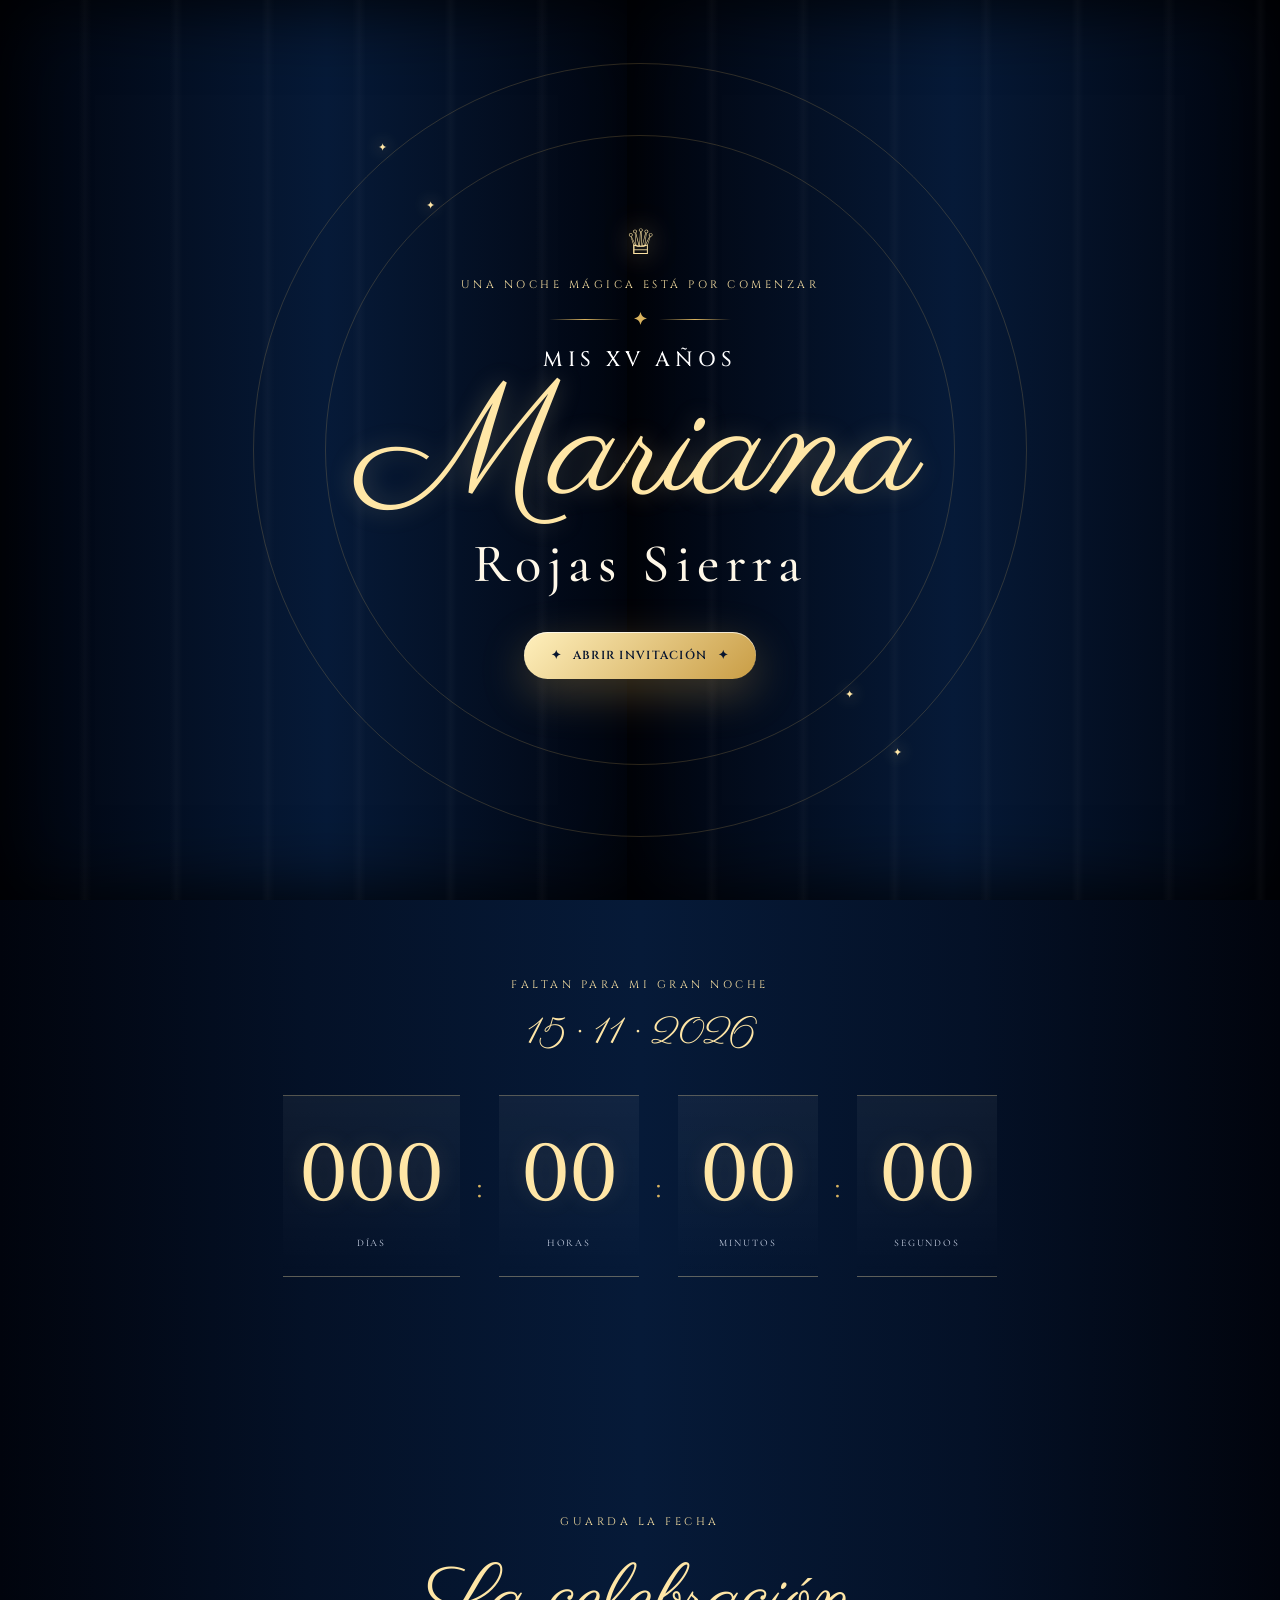
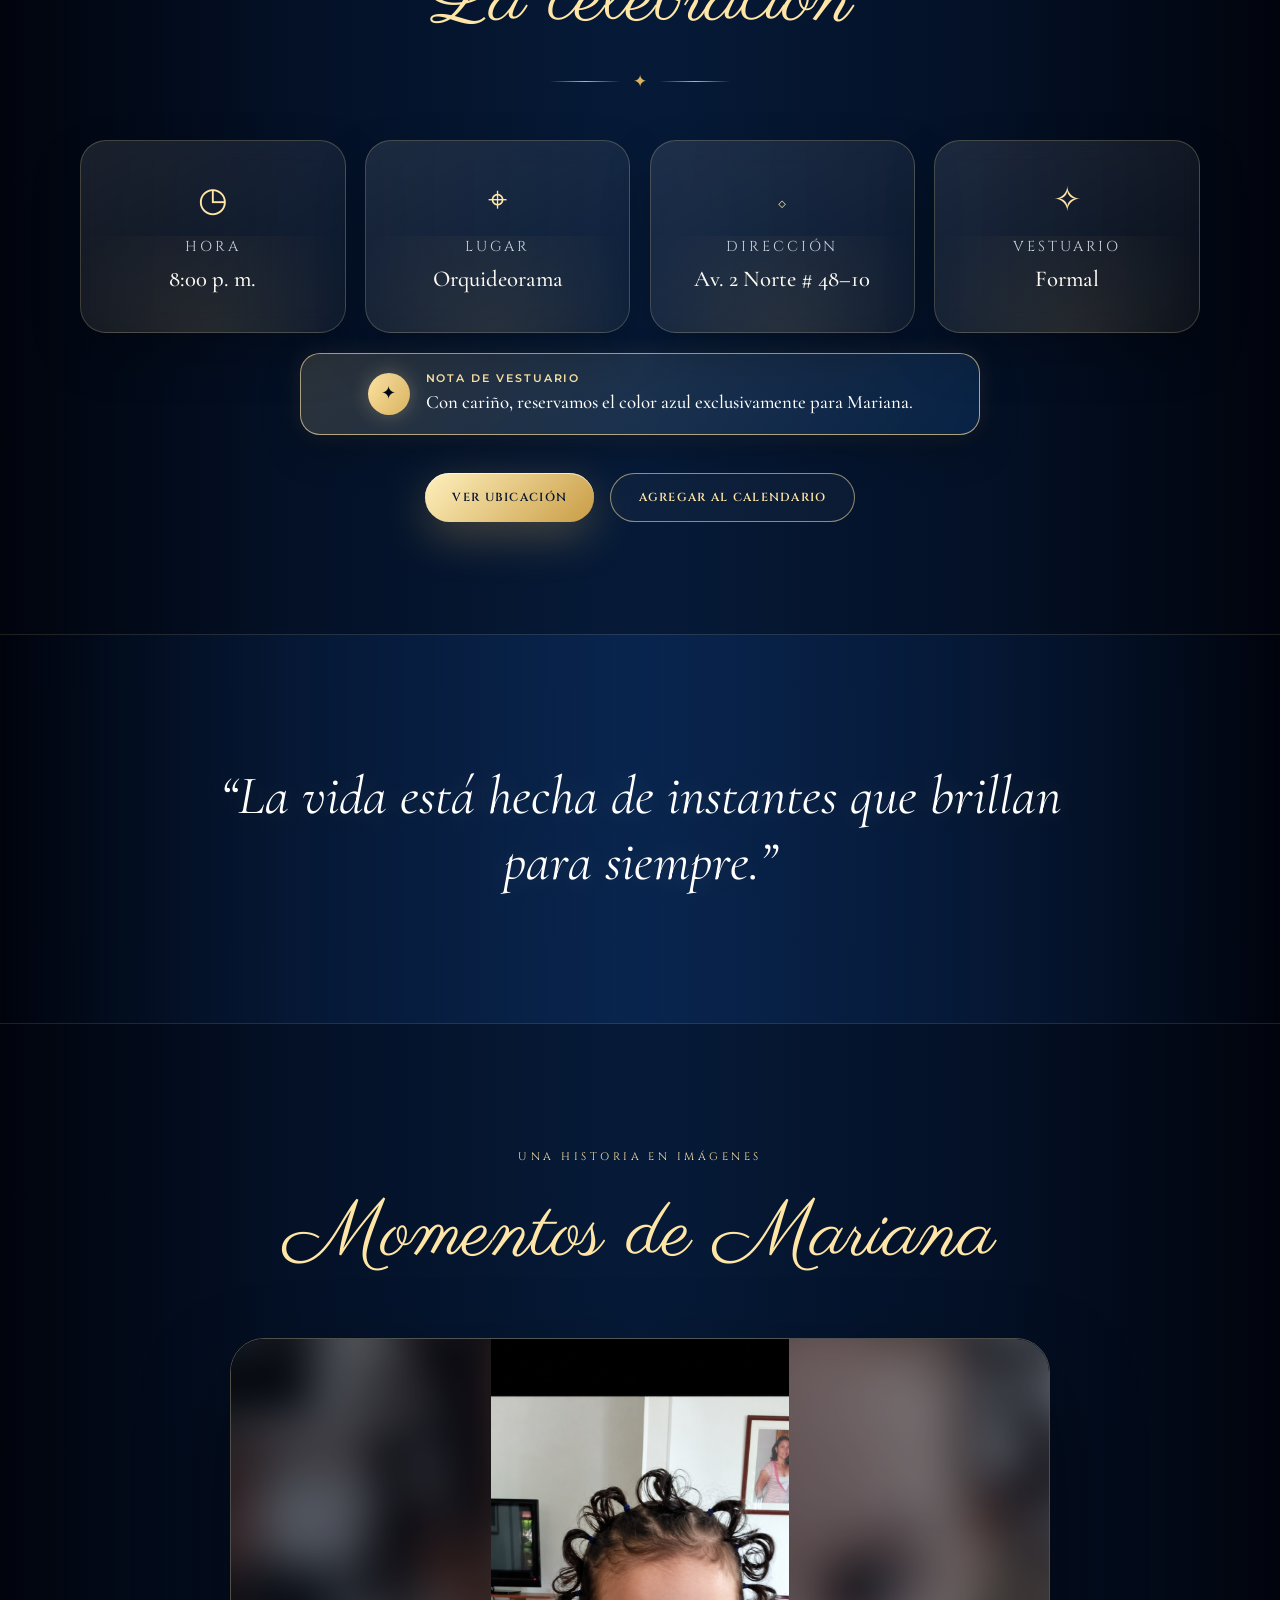
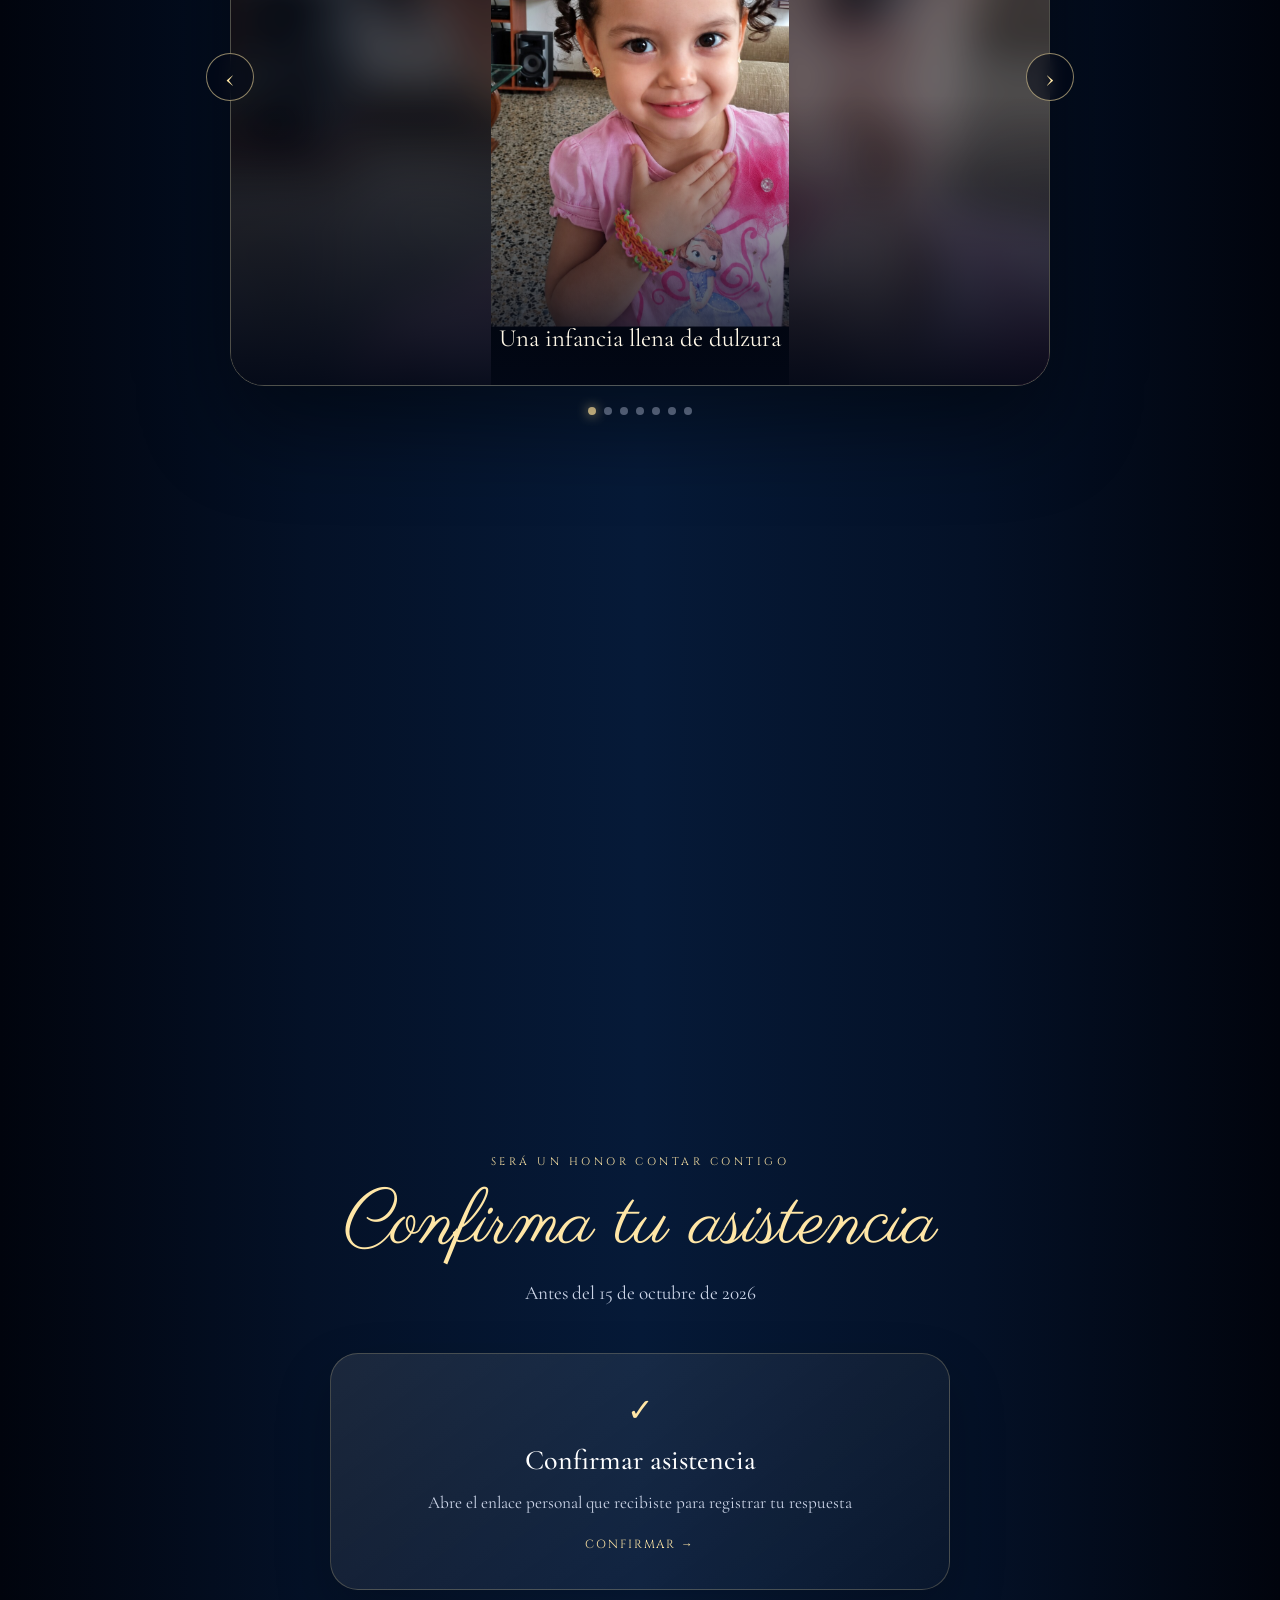
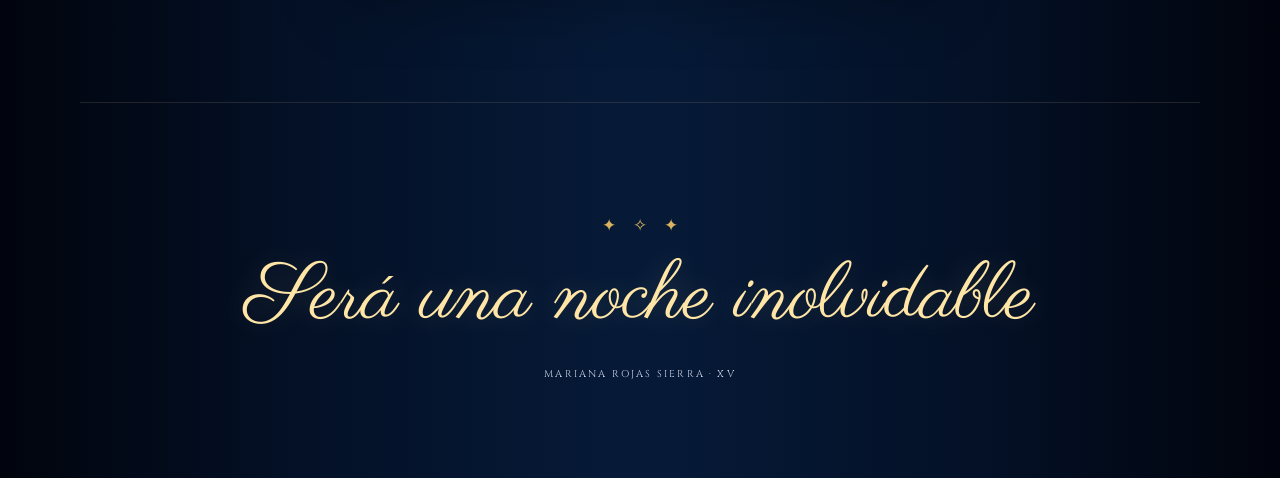
<file: index.html>
<!doctype html>
<html lang="es">
<head>
<meta charset="utf-8">
<meta name="viewport" content="width=device-width,initial-scale=1,viewport-fit=cover">
<meta name="theme-color" content="#020817">
<title>Mis XV · Mariana Rojas Sierra</title>
<meta name="description" content="Invitación a los XV años de Mariana Rojas Sierra · 15 de noviembre de 2026.">
<link rel="preconnect" href="https://fonts.googleapis.com">
<link rel="preconnect" href="https://fonts.gstatic.com" crossorigin>
<link href="https://fonts.googleapis.com/css2?family=Cinzel:wght@400;500;600&family=Cormorant+Garamond:ital,wght@0,400;0,500;1,400&family=Montserrat:wght@300;400;500;600&family=Parisienne&display=swap" rel="stylesheet">
<link rel="stylesheet" href="styles.css?v=cupos-20">
<link rel="stylesheet" href="mobile.css?v=cupos-20">
</head>
<body class="locked">
<canvas id="sky" aria-hidden="true"></canvas>
<div class="grain" aria-hidden="true"></div>
<div class="shooting-stars" aria-hidden="true"><i></i><i></i><i></i></div>
<section id="intro" class="intro">
  <div class="curtain curtain-left"></div><div class="curtain curtain-right"></div>
  <div class="intro-orbit orbit-a"></div><div class="intro-orbit orbit-b"></div>
  <div class="intro-card">
    <div class="crown">♕</div>
    <p class="kicker">Una noche mágica está por comenzar</p>
    <div class="line"><span></span><b>✦</b><span></span></div>
    <p class="mis">Mis XV años</p>
    <h1>Mariana</h1>
    <p class="surname">Rojas Sierra</p>
    <button id="openBtn" class="primary"><span>✦</span>Abrir invitación<span>✦</span></button>
  </div>
</section>
<audio id="song" preload="none" loop><source src="assets/sailor-song.m4a?v=audio-completo-2" type="audio/mp4"></audio>
<div id="readingProgress" class="reading-progress" aria-hidden="true"><span></span></div>
<button id="musicToggle" class="music-toggle" aria-label="Activar o pausar música"><span class="disc">♪</span><span class="music-label">Música</span></button>
<main id="site" aria-hidden="true">
  <section class="hero panel" id="inicio">
    <div class="moon"></div>
    <div class="hero-copy reveal up">
      <p class="kicker">Con inmensa alegría</p><p class="mis">Mis XV años</p><h2>Mariana</h2><p class="surname">Rojas Sierra</p>
      <div class="divider"><span></span>✧<span></span></div>
      <p class="poem">Hay momentos únicos que se convierten en recuerdos para toda la vida. Hoy comienza una nueva etapa llena de sueños, alegría y esperanza, y quiero compartirla contigo en una noche muy especial.</p>
    </div>
    <div class="floating-word one">sueños</div><div class="floating-word two">magia</div>
    <button id="discoverHint" class="discover-hint" type="button" aria-label="Deslizar hacia abajo para continuar"><span>Desliza hacia abajo</span><b>⌄</b></button>
  </section>
  <section class="count-section panel reveal focus-in" id="fecha">
    <p class="kicker">Faltan para mi gran noche</p><div class="date-script">15 · 11 · 2026</div>
    <div class="countdown" id="countdown"><div><strong id="days">000</strong><span>Días</span></div><em>:</em><div><strong id="hours">00</strong><span>Horas</span></div><em>:</em><div><strong id="minutes">00</strong><span>Minutos</span></div><em>:</em><div><strong id="seconds">00</strong><span>Segundos</span></div></div>
  </section>
  <section class="event panel" id="celebracion">
    <div class="section-head reveal unfold"><p class="kicker">Guarda la fecha</p><h3>La celebración</h3><div class="divider"><span></span>✦<span></span></div></div>
    <div class="event-grid">
      <article class="info-card reveal left"><div class="icon">◷</div><small>Hora</small><strong>8:00 p. m.</strong></article>
      <article class="info-card reveal up"><div class="icon">⌖</div><small>Lugar</small><strong>Orquideorama</strong></article>
      <article class="info-card reveal right"><div class="icon">◇</div><small>Dirección</small><strong>Av. 2 Norte # 48–10</strong></article>
      <article class="info-card reveal up"><div class="icon">✧</div><small>Vestuario</small><strong>Formal</strong></article>
    </div>
    <div class="dress-note reveal up"><span class="dress-note-icon">✦</span><div><strong>Nota de vestuario</strong><p>Con cariño, reservamos el color azul exclusivamente para Mariana.</p></div></div>
    <div class="actions reveal up"><a class="primary" href="https://maps.app.goo.gl/pFWmGSaqrGYNsrYG7" target="_blank" rel="noopener">Ver ubicación</a><button class="secondary" id="calendarBtn">Agregar al calendario</button></div>
  </section>
  <section class="quote-band panel reveal glow-in"><div class="constellation"></div><p>“La vida está hecha de instantes que brillan para siempre.”</p></section>
  <section class="gallery panel" id="galeria">
    <div class="section-head reveal rotate-left"><p class="kicker">Una historia en imágenes</p><h3>Momentos de Mariana</h3></div>
    <div class="carousel reveal rotate-right" id="carousel"><button class="nav prev" aria-label="Foto anterior">‹</button><div class="slides">
      <figure class="slide active" style="--photo:url('assets/momento-01.jpg')"><img src="assets/momento-01.jpg" alt="Mariana en sus primeros años" loading="lazy"><figcaption>Una infancia llena de dulzura</figcaption></figure>
      <figure class="slide" style="--photo:url('assets/momento-02.jpg')"><img src="assets/momento-02.jpg" alt="Mariana sonriendo en sus primeros años" loading="lazy"><figcaption>Sonrisas que guardan historias</figcaption></figure>
      <figure class="slide" style="--photo:url('assets/momento-03.jpg')"><img src="assets/momento-03.jpg" alt="Mariana jugando" loading="lazy"><figcaption>Pequeños momentos, grandes recuerdos</figcaption></figure>
      <figure class="slide" style="--photo:url('assets/momento-04.jpg')"><img src="assets/momento-04.jpg" alt="Mariana vestida de princesa" loading="lazy"><figcaption>Soñando desde siempre</figcaption></figure>
      <figure class="slide" style="--photo:url('assets/momento-05.jpg')"><img src="assets/momento-05.jpg" alt="Mariana con vestido azul" loading="lazy"><figcaption>Creciendo entre sueños y alegría</figcaption></figure>
      <figure class="slide" style="--photo:url('assets/momento-06.jpg')"><img src="assets/momento-06.jpg" alt="Mariana vestida de Mujer Maravilla" loading="lazy"><figcaption>Una aventura en cada etapa</figcaption></figure>
      <figure class="slide" style="--photo:url('assets/momento-07.jpg')"><img src="assets/momento-07.jpg" alt="Mariana disfrutando un postre" loading="lazy"><figcaption>Recuerdos que brillan para siempre</figcaption></figure>
    </div><button class="nav next" aria-label="Foto siguiente">›</button><div class="dots"></div></div>
  </section>
  <section class="gift panel reveal bloom"><div class="envelope"><div class="flap"></div><span>✦</span></div><p class="kicker">Tu presencia es mi mejor regalo</p><h3>Lluvia de sobres</h3></section>
  <section class="rsvp panel" id="rsvp">
    <div class="section-head reveal focus-in"><p class="kicker">Será un honor contar contigo</p><h3>Confirma tu asistencia</h3><p class="deadline">Antes del 15 de octubre de 2026</p></div>
    <div id="rsvpStatus" class="rsvp-status hidden" role="status"><span>✓</span><h4>Confirmación registrada</h4><p id="rsvpStatusText">Gracias. Tu respuesta ya está guardada en la lista de invitados.</p></div><div class="rsvp-grid"><button class="guest-card reveal up" data-type="guest"><span class="guest-icon">✓</span><b>Confirmar asistencia</b><small id="rsvpCardText">Abre el enlace personal que recibiste para registrar tu respuesta</small><i>Confirmar →</i></button></div>
  </section>
  <footer class="panel reveal glow-in"><div class="footer-stars">✦　✧　✦</div><p>Será una noche inolvidable</p><span>Mariana Rojas Sierra · XV</span></footer>
</main>
<dialog id="rsvpDialog"><form method="dialog" id="rsvpForm" class="modal"><button type="button" id="closeRsvp" class="close" aria-label="Cerrar y volver a la invitación">×</button><p class="kicker">Confirmación de asistencia</p><h3 id="formTitle">Confirma tu asistencia</h3><label>Invitación para<input id="guestName" required readonly aria-readonly="true"></label><label>¿Asistirás?<select id="attendance" required><option value="">Selecciona una opción</option><option value="Sí">Sí, asistiré</option><option value="No">No podré asistir</option></select></label><div id="companionFields" class="conditional hidden"><label>Cantidad de acompañantes<select id="companionCount"></select></label><p id="companionNote" class="field-note"></p><div id="companionNames"></div></div><button type="submit" class="primary full">Guardar confirmación</button><p class="privacy">Tu respuesta quedará registrada en la lista de invitados.</p></form></dialog>
<div id="toast" class="toast"></div><script src="script.js?v=nombres-22"></script>
</body></html>
</file>
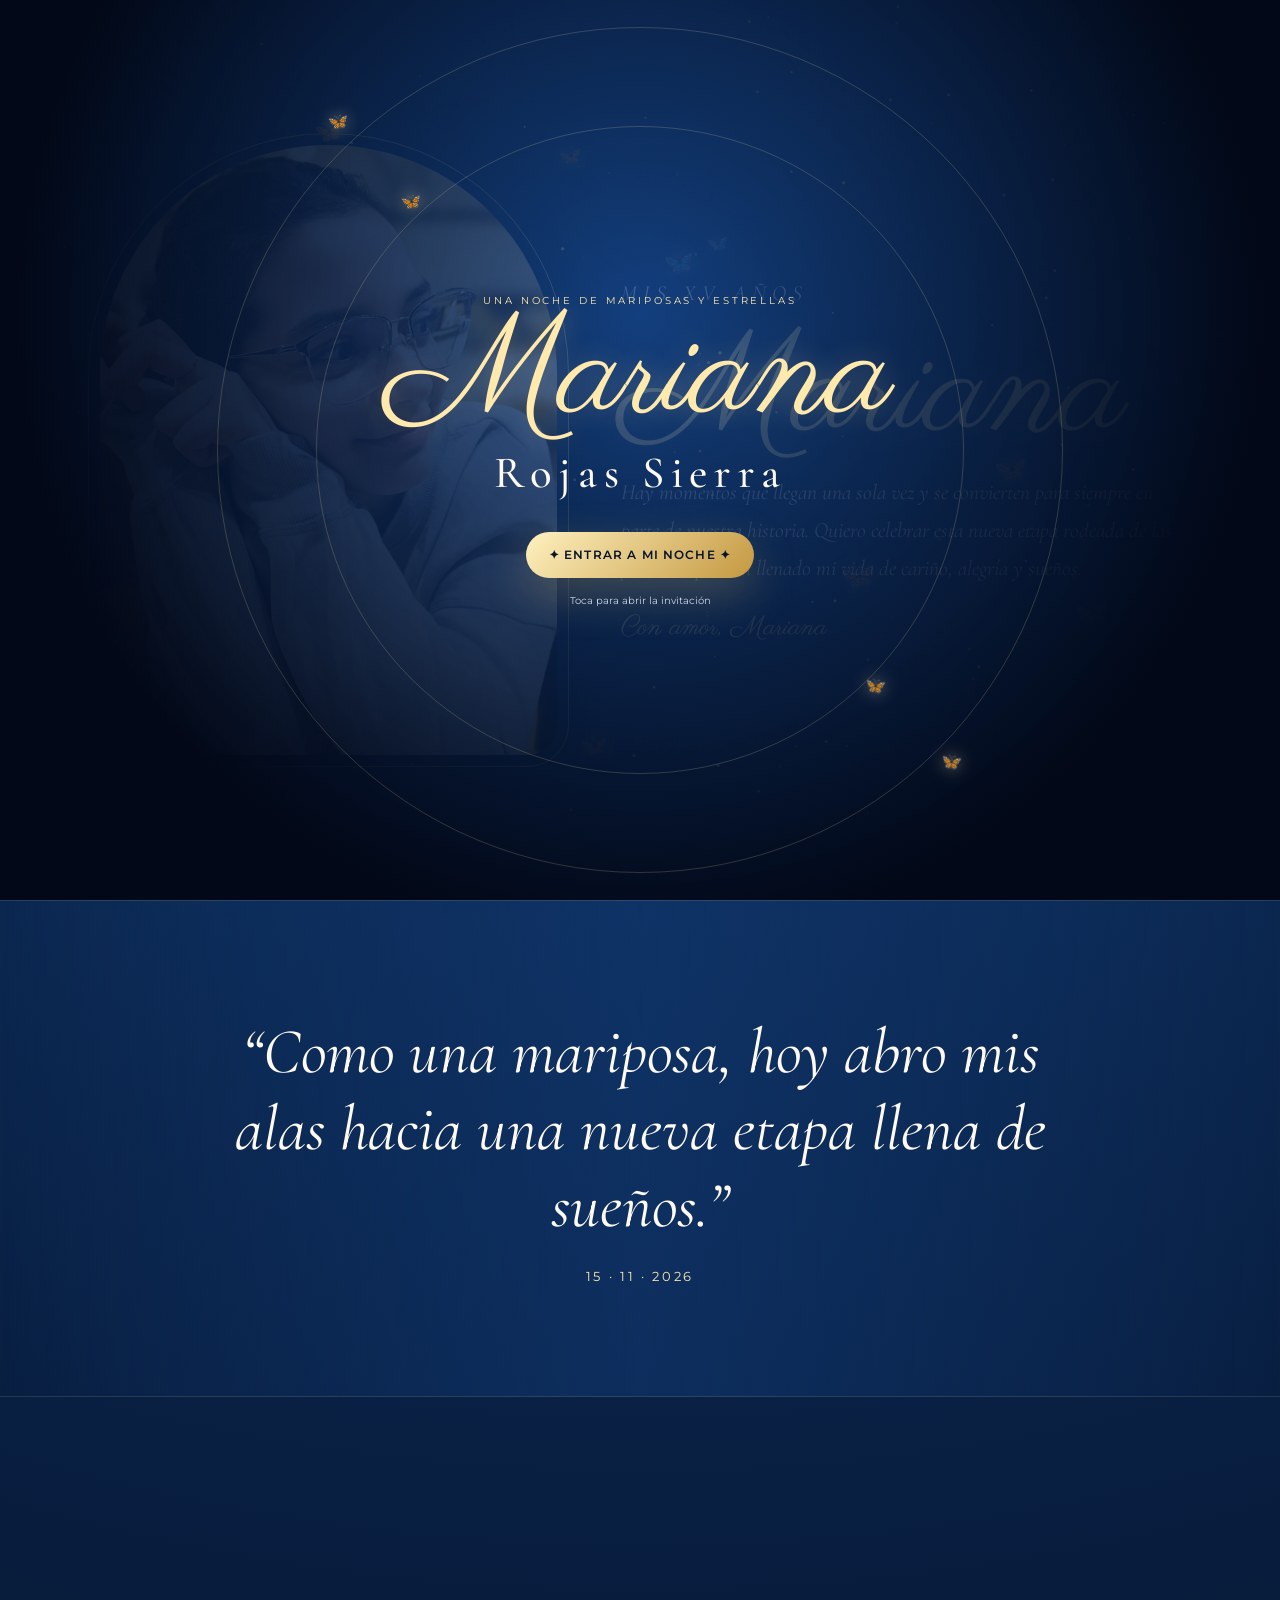
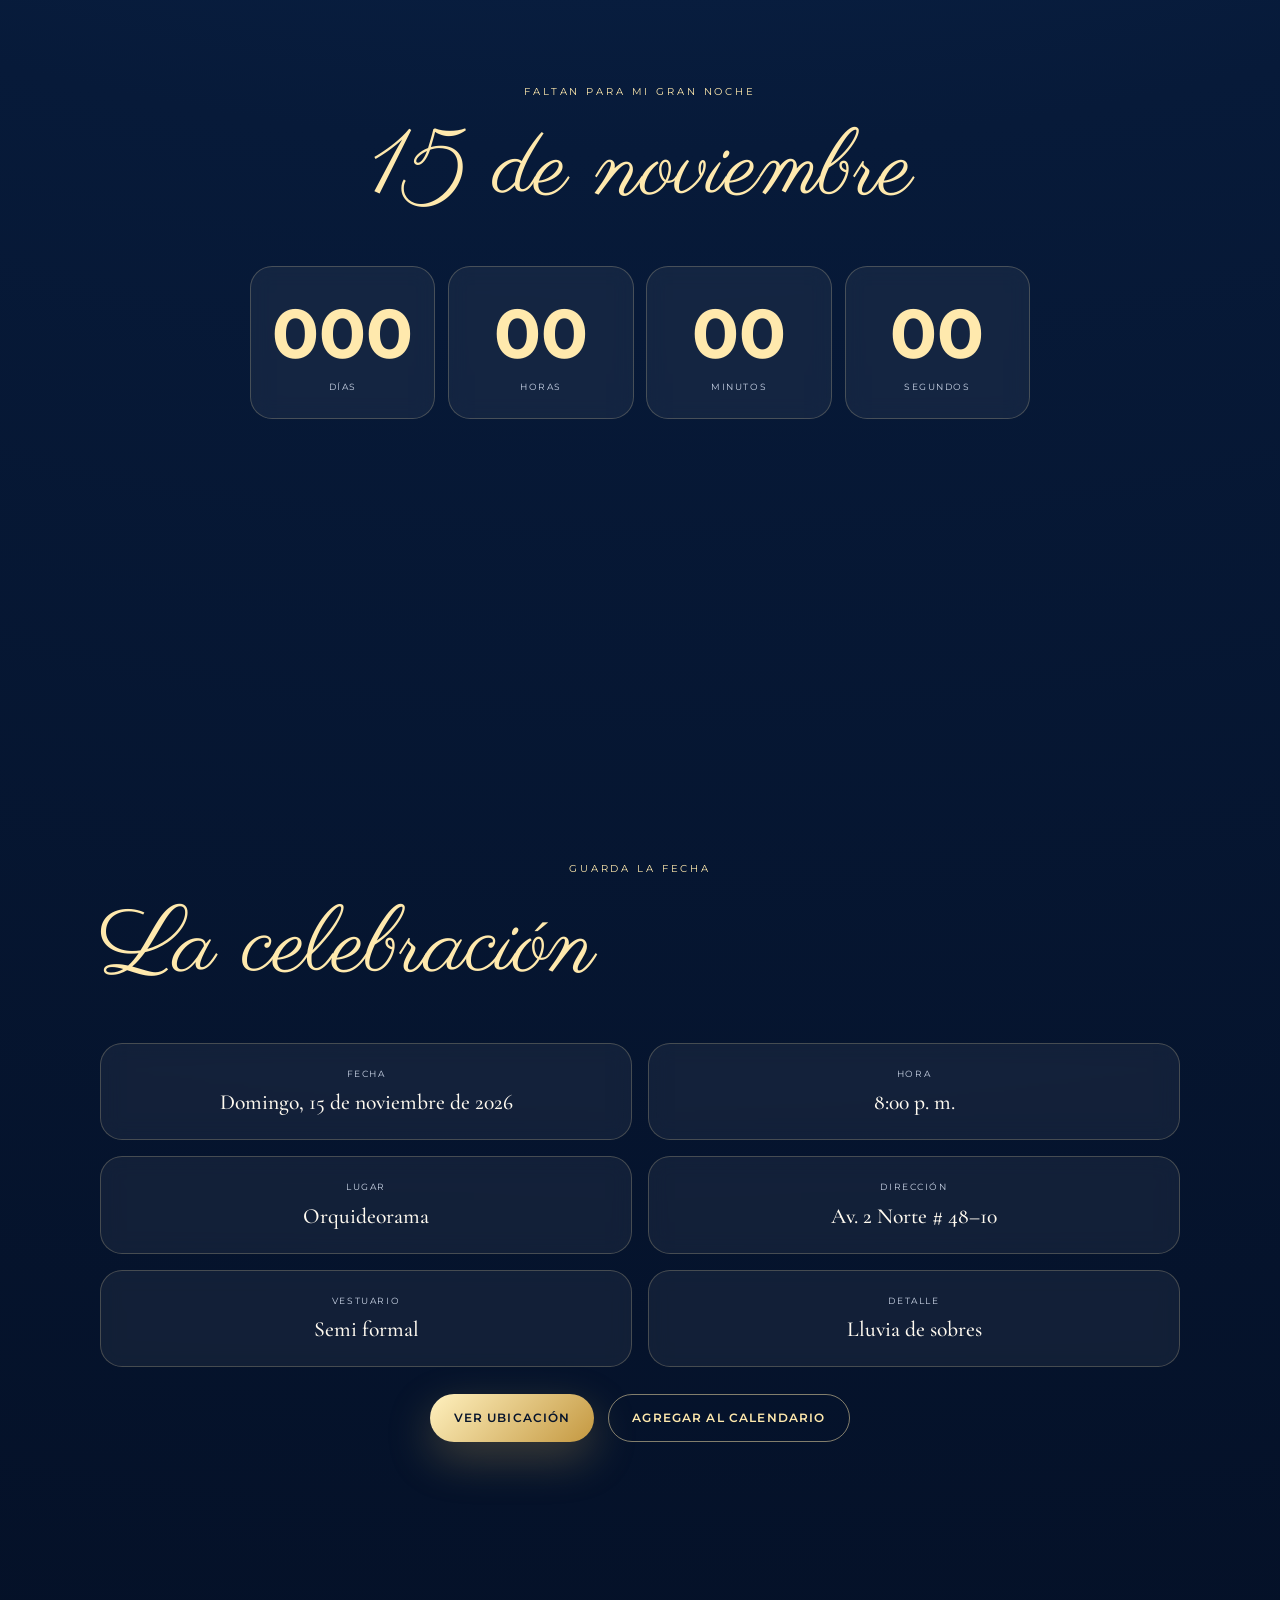
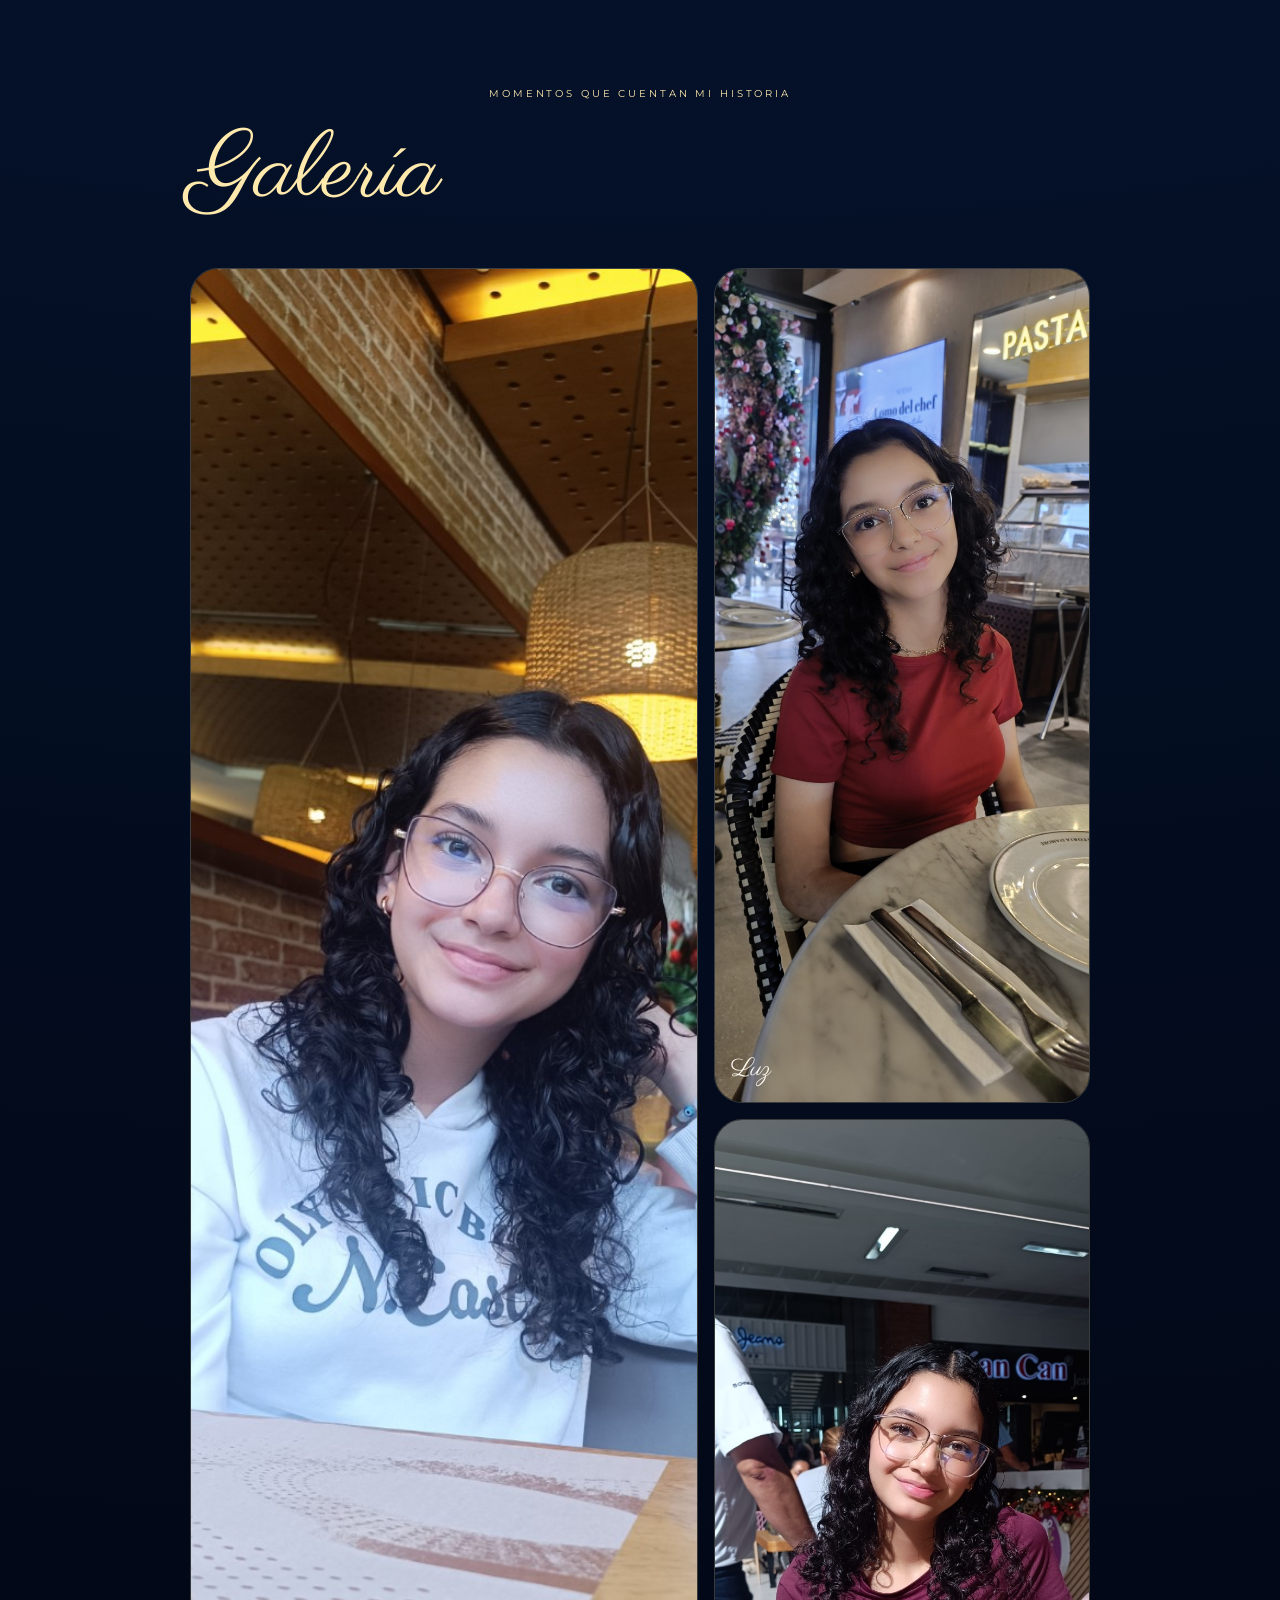
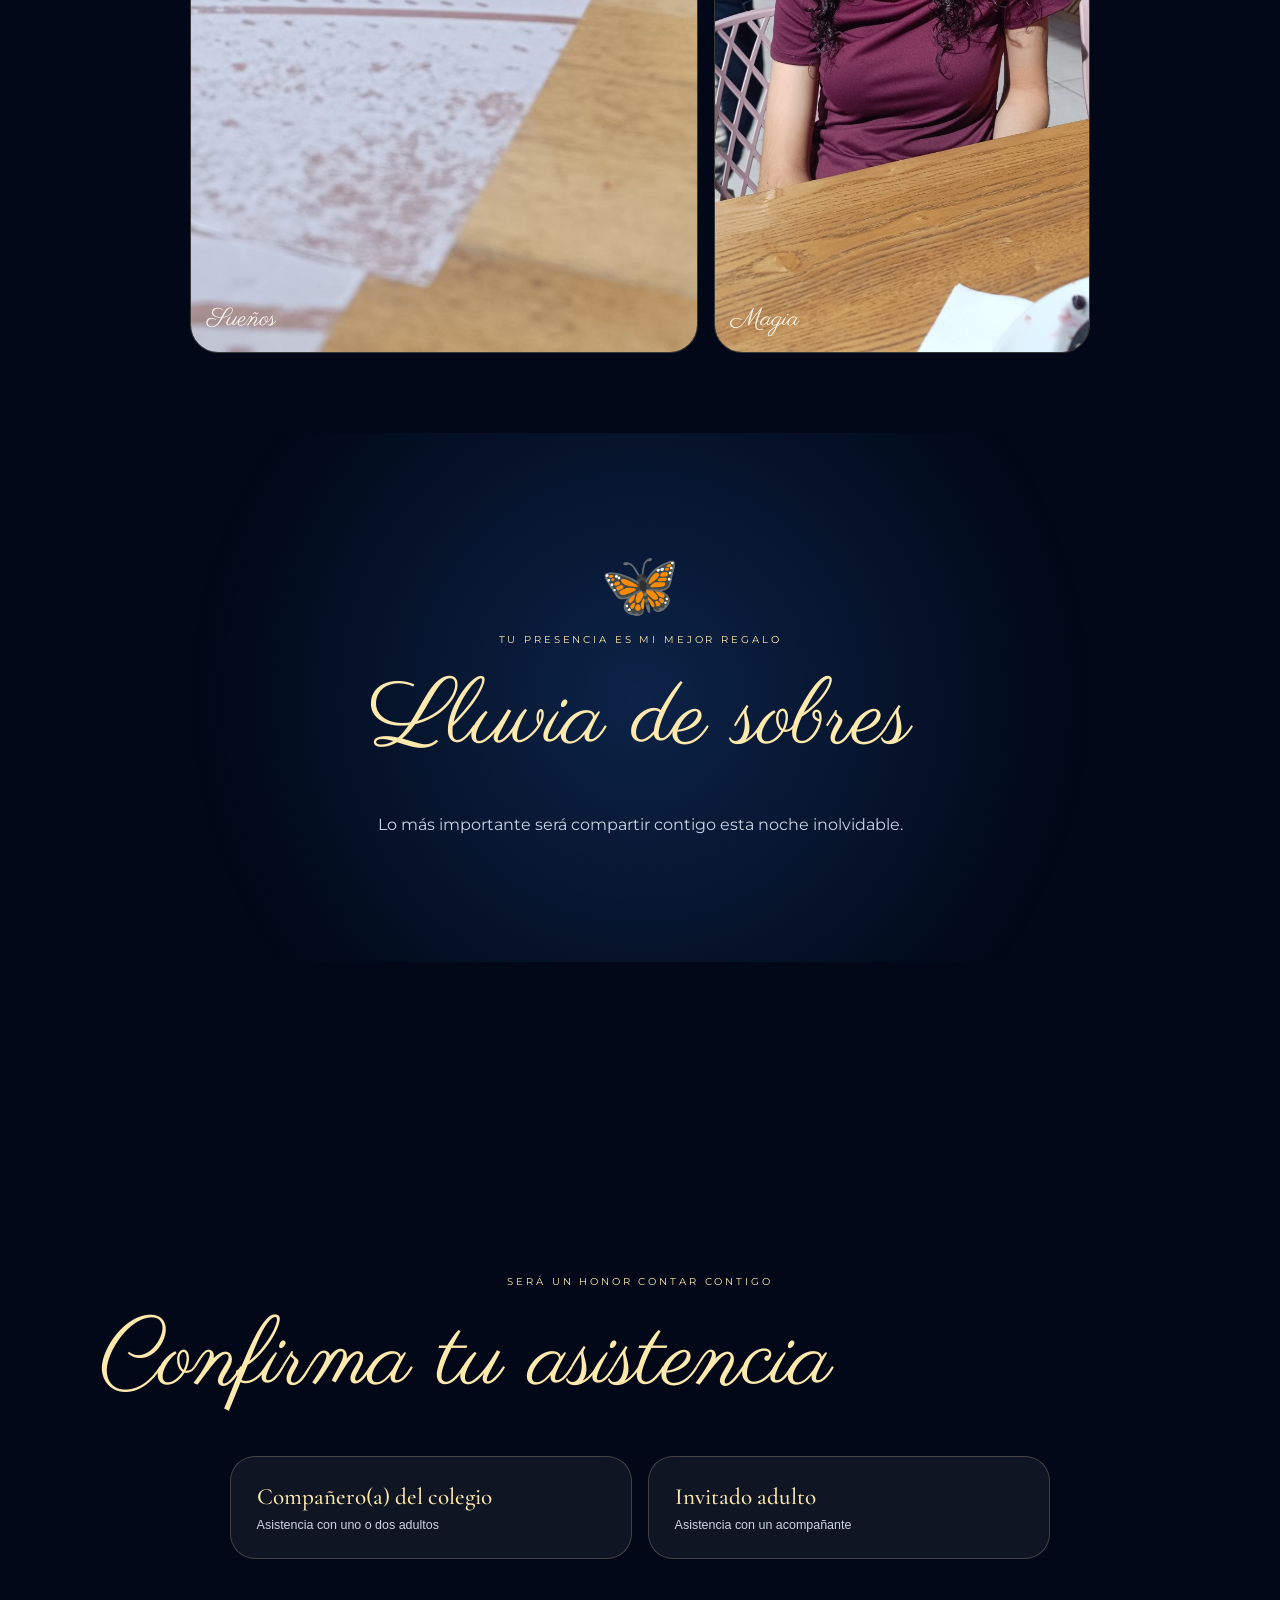
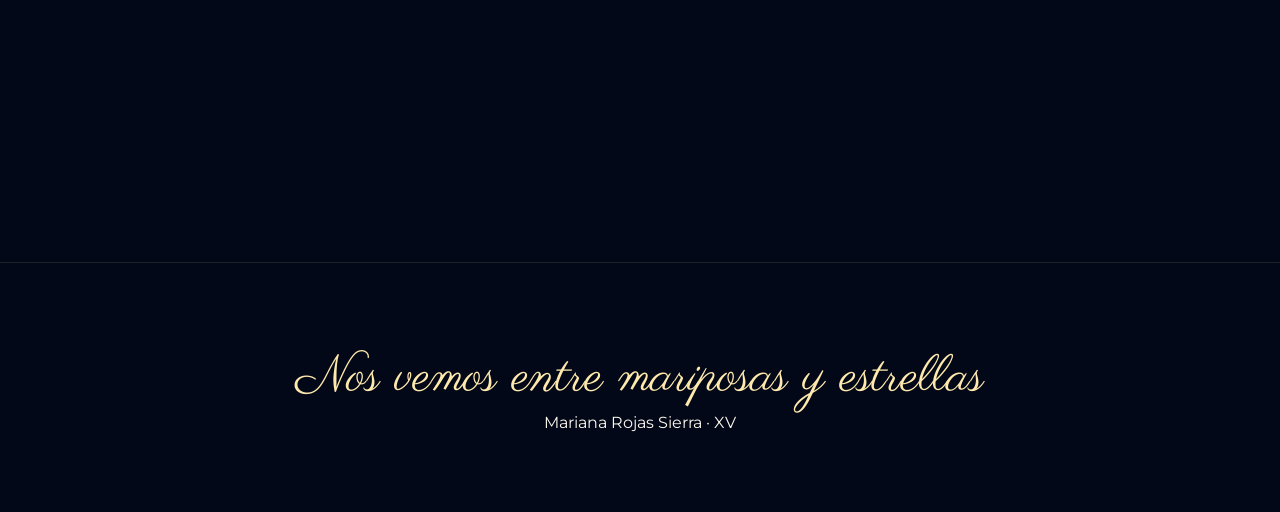
<file: v2/index.html>
<!doctype html><html lang="es"><head><meta charset="utf-8"><meta name="viewport" content="width=device-width,initial-scale=1,viewport-fit=cover"><meta name="theme-color" content="#020817"><title>Mariana XV · Mariposas bajo las estrellas</title><link rel="preconnect" href="https://fonts.googleapis.com"><link rel="preconnect" href="https://fonts.gstatic.com" crossorigin><link href="https://fonts.googleapis.com/css2?family=Cormorant+Garamond:ital,wght@0,400;1,400&family=Montserrat:wght@300;400;500;600&family=Parisienne&display=swap" rel="stylesheet"><style>:root{--n:#020817;--b:#071b3d;--g:#d9b35f;--g2:#ffe9ad;--w:#fffaf0;--m:#cbd5e7}*{box-sizing:border-box}html{scroll-behavior:smooth}body{margin:0;background:radial-gradient(circle at 50% -10%,#164889 0,#071a39 32%,#020817 72%);color:var(--w);font-family:Montserrat,sans-serif;overflow-x:hidden}.lock{overflow:hidden}canvas,.grain,.flies{position:fixed;inset:0;pointer-events:none}canvas{z-index:0}.grain{z-index:1;opacity:.04;background-image:url("data:image/svg+xml,%3Csvg viewBox='0 0 180 180' xmlns='http://www.w3.org/2000/svg'%3E%3Cfilter id='n'%3E%3CfeTurbulence type='fractalNoise' baseFrequency='.9' numOctaves='3'/%3E%3C/filter%3E%3Crect width='100%25' height='100%25' filter='url(%23n)' opacity='.7'/%3E%3C/svg%3E")}.flies{z-index:2;overflow:hidden}.fly{position:absolute;font-size:var(--size);opacity:.62;filter:drop-shadow(0 0 8px rgba(255,233,173,.4));animation:float var(--dur) ease-in-out infinite alternate,drift var(--drift) linear infinite}.fly.blue{filter:hue-rotate(165deg) saturate(.75) drop-shadow(0 0 8px rgba(139,190,255,.4))}@keyframes float{from{transform:translate3d(-8px,15px,0) rotate(-12deg) scale(.85)}50%{transform:translate3d(13px,-13px,0) rotate(10deg) scale(1)}to{transform:translate3d(-5px,-31px,0) rotate(-5deg) scale(.9)}}@keyframes drift{0%,100%{margin-left:-3vw}50%{margin-left:3vw}}.intro{position:fixed;inset:0;z-index:50;display:grid;place-items:center;text-align:center;background:radial-gradient(circle at 50% 35%,rgba(20,66,132,.8),#020817 72%);overflow:hidden;transition:.65s}.intro.out{opacity:0;visibility:hidden;pointer-events:none}.orbit{position:absolute;border:1px solid rgba(255,233,173,.18);border-radius:50%;animation:spin 24s linear infinite}.o1{width:72vmin;height:72vmin}.o2{width:94vmin;height:94vmin;animation-direction:reverse;animation-duration:34s}.orbit:before,.orbit:after{content:'🦋';position:absolute;font-size:1rem;filter:drop-shadow(0 0 8px rgba(255,233,173,.45))}.orbit:before{top:10%;left:13%}.orbit:after{right:12%;bottom:12%;transform:rotate(18deg)}@keyframes spin{to{transform:rotate(360deg)}}.intro-card{position:relative;z-index:3;width:min(92vw,620px);padding:1.5rem}.eyebrow{font-size:.64rem;letter-spacing:.28em;text-transform:uppercase;color:var(--g2)}h1,.hero h2{font:400 clamp(5.2rem,19vw,9rem) Parisienne,cursive;color:var(--g2);line-height:.82;margin:.5rem 0;text-shadow:0 0 28px rgba(255,233,173,.3)}.surname{font:500 clamp(1.45rem,6vw,2.8rem) 'Cormorant Garamond',serif;letter-spacing:.15em;margin:.7rem 0 2rem}.btn,.ghost{border-radius:999px;padding:1rem 1.45rem;cursor:pointer;text-decoration:none;display:inline-flex;align-items:center;justify-content:center;font:600 .72rem Montserrat,sans-serif;letter-spacing:.1em;text-transform:uppercase}.btn{border:0;background:linear-gradient(135deg,#fff1bf,#c49840);color:#07142b;box-shadow:0 16px 45px rgba(217,179,95,.28)}.ghost{border:1px solid rgba(255,233,173,.5);color:var(--g2);background:transparent}.note{font-size:.62rem;color:var(--m);margin-top:1rem}main{position:relative;z-index:3}.scene{min-height:100svh;width:min(1080px,92%);margin:auto;padding:5rem 0;display:grid;align-items:center}.hero{grid-template-columns:.9fr 1.1fr;gap:4rem}.portrait{position:relative;max-width:460px;margin:auto}.portrait img{width:100%;aspect-ratio:3/4;object-fit:cover;object-position:center 36%;display:block;border-radius:240px 240px 32px 32px;box-shadow:0 40px 100px rgba(0,0,0,.52)}.portrait:before{content:'';position:absolute;inset:-12px;border:1px solid rgba(255,233,173,.72);border-radius:260px 260px 45px 45px}.portrait:after{content:'🦋';position:absolute;top:-28px;left:50%;transform:translateX(-50%);font-size:1.45rem}.hero-copy{text-align:left}.hero p{font:italic 1.35rem/1.75 'Cormorant Garamond',serif;color:#edf1f8;max-width:600px}.signature{font:400 1.7rem Parisienne,cursive;color:var(--g2)}.quote{position:relative;z-index:3;padding:7rem 7%;text-align:center;background:linear-gradient(90deg,transparent,rgba(18,61,121,.48),transparent);border-block:1px solid rgba(255,233,173,.12)}.quote p{font:italic clamp(2rem,6vw,4rem) 'Cormorant Garamond',serif;max-width:900px;margin:auto}.quote small{display:block;margin-top:1.5rem;color:var(--g2);letter-spacing:.2em}.date{text-align:center}.date-script,.title{font:400 clamp(3.2rem,9vw,5.8rem) Parisienne,cursive;color:var(--g2);margin:.3rem 0 2rem}.count{display:grid;grid-template-columns:repeat(4,1fr);gap:.8rem;max-width:780px;margin:auto}.count div,.card{padding:1.5rem .8rem;border:1px solid rgba(255,233,173,.22);border-radius:22px;background:rgba(255,255,255,.055);backdrop-filter:blur(10px)}.count strong{display:block;font-size:clamp(2.2rem,7vw,4.3rem);color:var(--g2)}.count span,.card small{font-size:.58rem;letter-spacing:.17em;text-transform:uppercase;color:var(--m)}.cards{display:grid;grid-template-columns:repeat(2,1fr);gap:1rem}.card{text-align:center}.card small{display:block;margin-bottom:.65rem}.card strong{font:500 1.35rem 'Cormorant Garamond',serif}.actions{display:flex;gap:.9rem;justify-content:center;flex-wrap:wrap;margin-top:1.7rem}.gallery{width:min(900px,92%);margin:auto;padding:5rem 0;position:relative;z-index:3}.editorial{display:grid;grid-template-columns:1.15fr .85fr;gap:1rem}.editorial figure{margin:0;position:relative;overflow:hidden;border-radius:28px;min-height:340px;border:1px solid rgba(255,233,173,.22)}.editorial figure:first-child{grid-row:span 2}.editorial img{width:100%;height:100%;object-fit:cover}.editorial figcaption{position:absolute;left:1rem;bottom:1rem;font:400 1.55rem Parisienne,cursive}.gift{position:relative;z-index:3;text-align:center;padding:7rem 7%;background:radial-gradient(circle at center,rgba(27,73,139,.42),transparent 65%)}.gift .icon{font-size:4rem}.rsvp{display:grid;grid-template-columns:repeat(2,1fr);gap:1rem;max-width:820px;margin:auto}.guest{padding:1.6rem;border-radius:25px;border:1px solid rgba(255,233,173,.22);background:rgba(255,255,255,.055);color:#fff;text-align:left;cursor:pointer}.guest b{display:block;font:500 1.45rem 'Cormorant Garamond',serif;color:var(--g2);margin-bottom:.4rem}.guest span{font-size:.78rem;color:var(--m)}footer{position:relative;z-index:3;text-align:center;padding:5rem 1rem;border-top:1px solid rgba(255,233,173,.12)}footer p{font:400 3.2rem Parisienne,cursive;color:var(--g2);margin:0}.music{position:fixed;right:14px;bottom:14px;z-index:20;border:1px solid rgba(255,233,173,.4);background:rgba(2,8,23,.78);color:white;border-radius:999px;padding:.65rem .85rem;display:none}.music.show{display:block}dialog{width:min(92vw,560px);border:0;padding:0;background:transparent}dialog::backdrop{background:rgba(0,5,16,.84);backdrop-filter:blur(8px)}form{position:relative;padding:1.5rem;border-radius:26px;background:linear-gradient(160deg,#10386f,#041126);border:1px solid rgba(255,233,173,.34);color:white;max-height:90svh;overflow:auto}.close{position:absolute;right:.8rem;top:.45rem;background:none;border:0;color:white;font-size:2rem}.hidden{display:none!important}label{display:block;margin:1rem 0;font-size:.78rem}input,select,textarea{width:100%;margin-top:.4rem;padding:1rem;border-radius:14px;border:1px solid rgba(255,255,255,.2);background:rgba(255,255,255,.08);color:white;font:inherit;font-size:16px}select option{color:#111}@media(max-width:720px){.scene{width:min(100% - 28px,680px);padding:4rem 0;min-height:auto}.hero{grid-template-columns:1fr;gap:2.4rem;text-align:center}.hero-copy{text-align:center}.portrait{max-width:82vw}.hero p{font-size:1.15rem}.count{grid-template-columns:repeat(2,1fr)}.cards,.editorial,.rsvp{grid-template-columns:1fr}.editorial figure:first-child{grid-row:auto}.editorial figure{height:58svh;min-height:380px}.actions>*{width:100%}.quote{padding:5rem 1.3rem}.fly{opacity:.52}}@media(prefers-reduced-motion:reduce){.fly,.orbit{animation:none!important}}</style></head><body class="lock"><canvas id="sky"></canvas><div class="grain"></div><div class="flies" id="flies"></div><section class="intro" id="intro"><div class="orbit o1"></div><div class="orbit o2"></div><div class="intro-card"><p class="eyebrow">Una noche de mariposas y estrellas</p><h1>Mariana</h1><p class="surname">Rojas Sierra</p><button class="btn" id="open">✦ Entrar a mi noche ✦</button><p class="note">Toca para abrir la invitación</p></div></section><audio id="song" loop preload="none"><source src="../assets/sailor-song.mp3" type="audio/mpeg"></audio><button class="music" id="music">♪ Música</button><main><section class="scene hero"><div class="portrait"><img src="../assets/portada.jpg" alt="Mariana Rojas Sierra"></div><div class="hero-copy"><p class="eyebrow">Mis XV años</p><h2>Mariana</h2><p>Hay momentos que llegan una sola vez y se convierten para siempre en parte de nuestra historia. Quiero celebrar esta nueva etapa rodeada de las personas que han llenado mi vida de cariño, alegría y sueños.</p><div class="signature">Con amor, Mariana</div></div></section><section class="quote"><p>“Como una mariposa, hoy abro mis alas hacia una nueva etapa llena de sueños.”</p><small>15 · 11 · 2026</small></section><section class="scene date"><div><p class="eyebrow">Faltan para mi gran noche</p><div class="date-script">15 de noviembre</div><div class="count"><div><strong id="d">000</strong><span>Días</span></div><div><strong id="h">00</strong><span>Horas</span></div><div><strong id="m">00</strong><span>Minutos</span></div><div><strong id="s">00</strong><span>Segundos</span></div></div></div></section><section class="scene"><div><p class="eyebrow" style="text-align:center">Guarda la fecha</p><h3 class="title">La celebración</h3><div class="cards"><article class="card"><small>Fecha</small><strong>Domingo, 15 de noviembre de 2026</strong></article><article class="card"><small>Hora</small><strong>8:00 p. m.</strong></article><article class="card"><small>Lugar</small><strong>Orquideorama</strong></article><article class="card"><small>Dirección</small><strong>Av. 2 Norte # 48–10</strong></article><article class="card"><small>Vestuario</small><strong>Semi formal</strong></article><article class="card"><small>Detalle</small><strong>Lluvia de sobres</strong></article></div><div class="actions"><a class="btn" href="https://maps.app.goo.gl/pFWmGSaqrGYNsrYG7" target="_blank" rel="noopener">Ver ubicación</a><button class="ghost" id="calendar">Agregar al calendario</button></div></div></section><section class="gallery"><p class="eyebrow" style="text-align:center">Momentos que cuentan mi historia</p><h3 class="title">Galería</h3><div class="editorial"><figure><img src="../assets/galeria-1.jpg" alt="Mariana"><figcaption>Sueños</figcaption></figure><figure><img src="../assets/galeria-2.jpg" alt="Mariana"><figcaption>Luz</figcaption></figure><figure><img src="../assets/galeria-3.jpg" alt="Mariana"><figcaption>Magia</figcaption></figure></div></section><section class="gift"><div class="icon">🦋</div><p class="eyebrow">Tu presencia es mi mejor regalo</p><h3 class="title">Lluvia de sobres</h3><p style="color:var(--m)">Lo más importante será compartir contigo esta noche inolvidable.</p></section><section class="scene"><div style="width:100%"><p class="eyebrow" style="text-align:center">Será un honor contar contigo</p><h3 class="title">Confirma tu asistencia</h3><div class="rsvp"><button class="guest" data-type="school"><b>Compañero(a) del colegio</b><span>Asistencia con uno o dos adultos</span></button><button class="guest" data-type="adult"><b>Invitado adulto</b><span>Asistencia con un acompañante</span></button></div></div></section></main><footer><p>Nos vemos entre mariposas y estrellas</p><span>Mariana Rojas Sierra · XV</span></footer><dialog id="dlg"><form id="form"><button class="close" type="button" id="close">×</button><p class="eyebrow">Confirmación</p><h3 class="title" style="font-size:3rem;text-align:left">Confirma</h3><input type="hidden" id="type"><label>Nombre completo<input id="name" required></label><label>¿Asistirás?<select id="att" required><option value="">Selecciona</option><option>Sí</option><option>No</option></select></label><div id="school" class="hidden"><label>Adultos acompañantes<select id="cnt"><option>1</option><option>2</option></select></label><label>Adulto 1<input id="a1"></label><label id="a2l" class="hidden">Adulto 2<input id="a2"></label></div><div id="adult" class="hidden"><label>¿Con acompañante?<select id="comp"><option>No</option><option>Sí</option></select></label><label id="compl" class="hidden">Nombre del acompañante<input id="compn"></label></div><label>Observaciones<textarea id="notes" rows="3"></textarea></label><button class="btn" style="width:100%">Enviar por WhatsApp</button></form></dialog><script>(function(){const q=s=>document.querySelector(s),intro=q('#intro'),openBtn=q('#open'),song=q('#song'),music=q('#music');function enter(){document.body.classList.remove('lock');intro.classList.add('out');music.classList.add('show');setTimeout(()=>intro.remove(),700);song.play().catch(()=>{});scrollTo(0,0)}openBtn.addEventListener('click',enter,{once:true});openBtn.addEventListener('touchend',e=>{e.preventDefault();enter()},{once:true});music.onclick=()=>{if(song.paused){song.play().catch(()=>{});music.textContent='❚❚ Música'}else{song.pause();music.textContent='♪ Música'}};const c=q('#sky'),x=c.getContext('2d');let W,H,S=[];function size(){W=c.width=innerWidth;H=c.height=innerHeight;S=Array.from({length:Math.min(220,Math.floor(W*H/4200))},()=>({x:Math.random()*W,y:Math.random()*H,r:Math.random()*1.5+.2,p:Math.random()*6.28}))}addEventListener('resize',size);size();function draw(t){x.clearRect(0,0,W,H);S.forEach(s=>{let a=.25+.7*Math.abs(Math.sin(t*.001+s.p));x.beginPath();x.fillStyle=`rgba(255,235,182,${a})`;x.arc(s.x,s.y,s.r,0,7);x.fill()});requestAnimationFrame(draw)}requestAnimationFrame(draw);const fl=q('#flies');for(let i=0;i<(innerWidth<720?7:11);i++){let b=document.createElement('span');b.className='fly'+(i%3===0?' blue':'');b.textContent='🦋';b.style.left=(4+Math.random()*92)+'%';b.style.top=(4+Math.random()*90)+'%';b.style.setProperty('--size',(15+Math.random()*16)+'px');b.style.setProperty('--dur',(4+Math.random()*5)+'s');b.style.setProperty('--drift',(8+Math.random()*7)+'s');b.style.animationDelay=(-Math.random()*8)+'s';fl.appendChild(b)}const target=new Date('2026-11-15T20:00:00-05:00');function tick(){let z=Math.max(0,target-Date.now());q('#d').textContent=String(Math.floor(z/864e5)).padStart(3,'0');q('#h').textContent=String(Math.floor(z/36e5)%24).padStart(2,'0');q('#m').textContent=String(Math.floor(z/6e4)%60).padStart(2,'0');q('#s').textContent=String(Math.floor(z/1e3)%60).padStart(2,'0')}tick();setInterval(tick,1000);q('#calendar').onclick=()=>{let v='BEGIN:VCALENDAR\r\nVERSION:2.0\r\nBEGIN:VEVENT\r\nDTSTART:20261116T010000Z\r\nDTEND:20261116T060000Z\r\nSUMMARY:XV años de Mariana Rojas Sierra\r\nLOCATION:Orquideorama, Av. 2 Norte # 48-10\r\nEND:VEVENT\r\nEND:VCALENDAR',a=document.createElement('a');a.href=URL.createObjectURL(new Blob([v],{type:'text/calendar'}));a.download='XV-Mariana.ics';a.click()};const dlg=q('#dlg'),form=q('#form');document.querySelectorAll('.guest').forEach(b=>b.onclick=()=>{q('#type').value=b.dataset.type;q('#school').classList.toggle('hidden',b.dataset.type!=='school');q('#adult').classList.toggle('hidden',b.dataset.type!=='adult');dlg.showModal()});q('#close').onclick=()=>dlg.close();q('#cnt').onchange=e=>q('#a2l').classList.toggle('hidden',e.target.value!=='2');q('#comp').onchange=e=>q('#compl').classList.toggle('hidden',e.target.value!=='Sí');form.onsubmit=e=>{e.preventDefault();let type=q('#type').value,att=q('#att').value,lines=['🦋 *Confirmación XV de Mariana*','',`Nombre: ${q('#name').value.trim()}`,`Tipo: ${type==='school'?'Compañero(a) del colegio':'Invitado adulto'}`,`Asistencia: ${att}`];if(att==='Sí'&&type==='school'){lines.push(`Adultos: ${q('#cnt').value}`,`Adulto 1: ${q('#a1').value.trim()||'Sin registrar'}`);if(q('#cnt').value==='2')lines.push(`Adulto 2: ${q('#a2').value.trim()||'Sin registrar'}`)}if(att==='Sí'&&type==='adult'){lines.push(`Con acompañante: ${q('#comp').value}`);if(q('#comp').value==='Sí')lines.push(`Acompañante: ${q('#compn').value.trim()||'Sin registrar'}`)}if(q('#notes').value.trim())lines.push(`Observaciones: ${q('#notes').value.trim()}`);window.open(`https://wa.me/573016578609?text=${encodeURIComponent(lines.join('\n'))}`,'_blank');dlg.close()}})();</script></body></html>
</file>
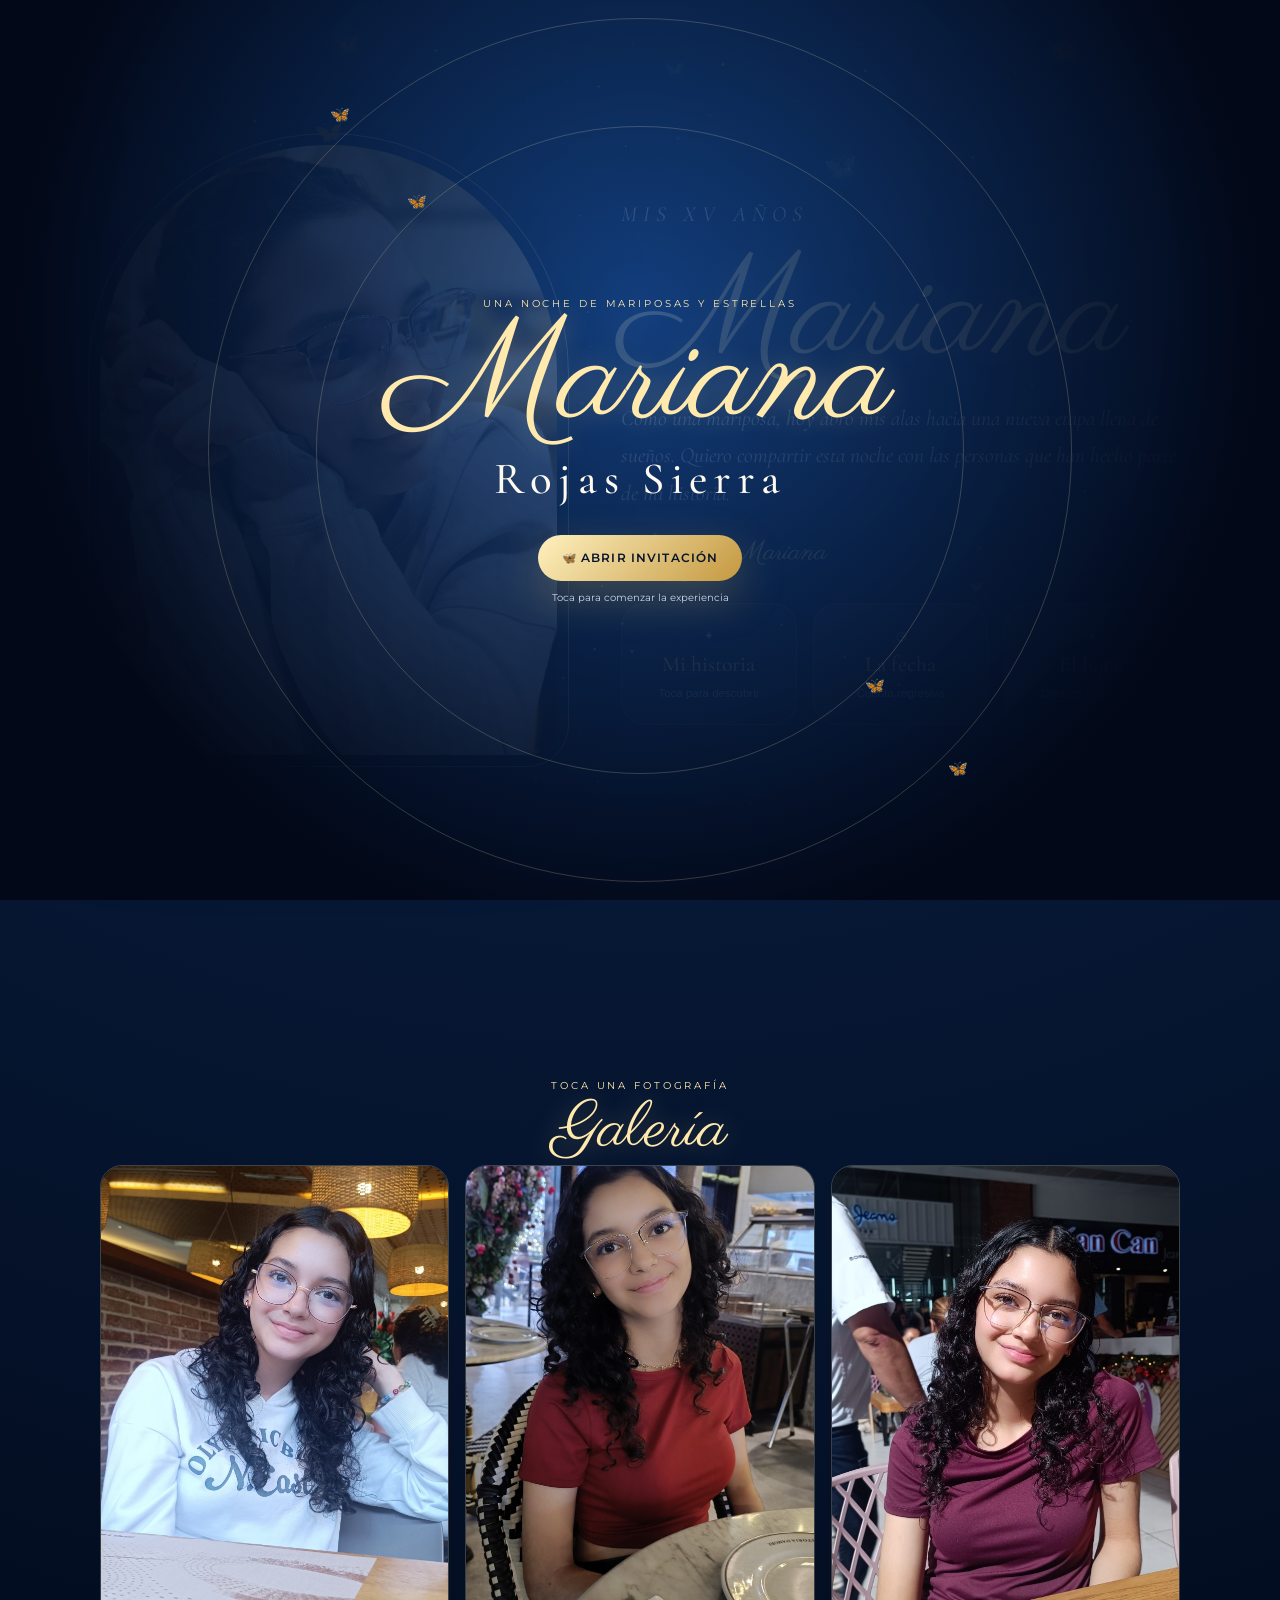
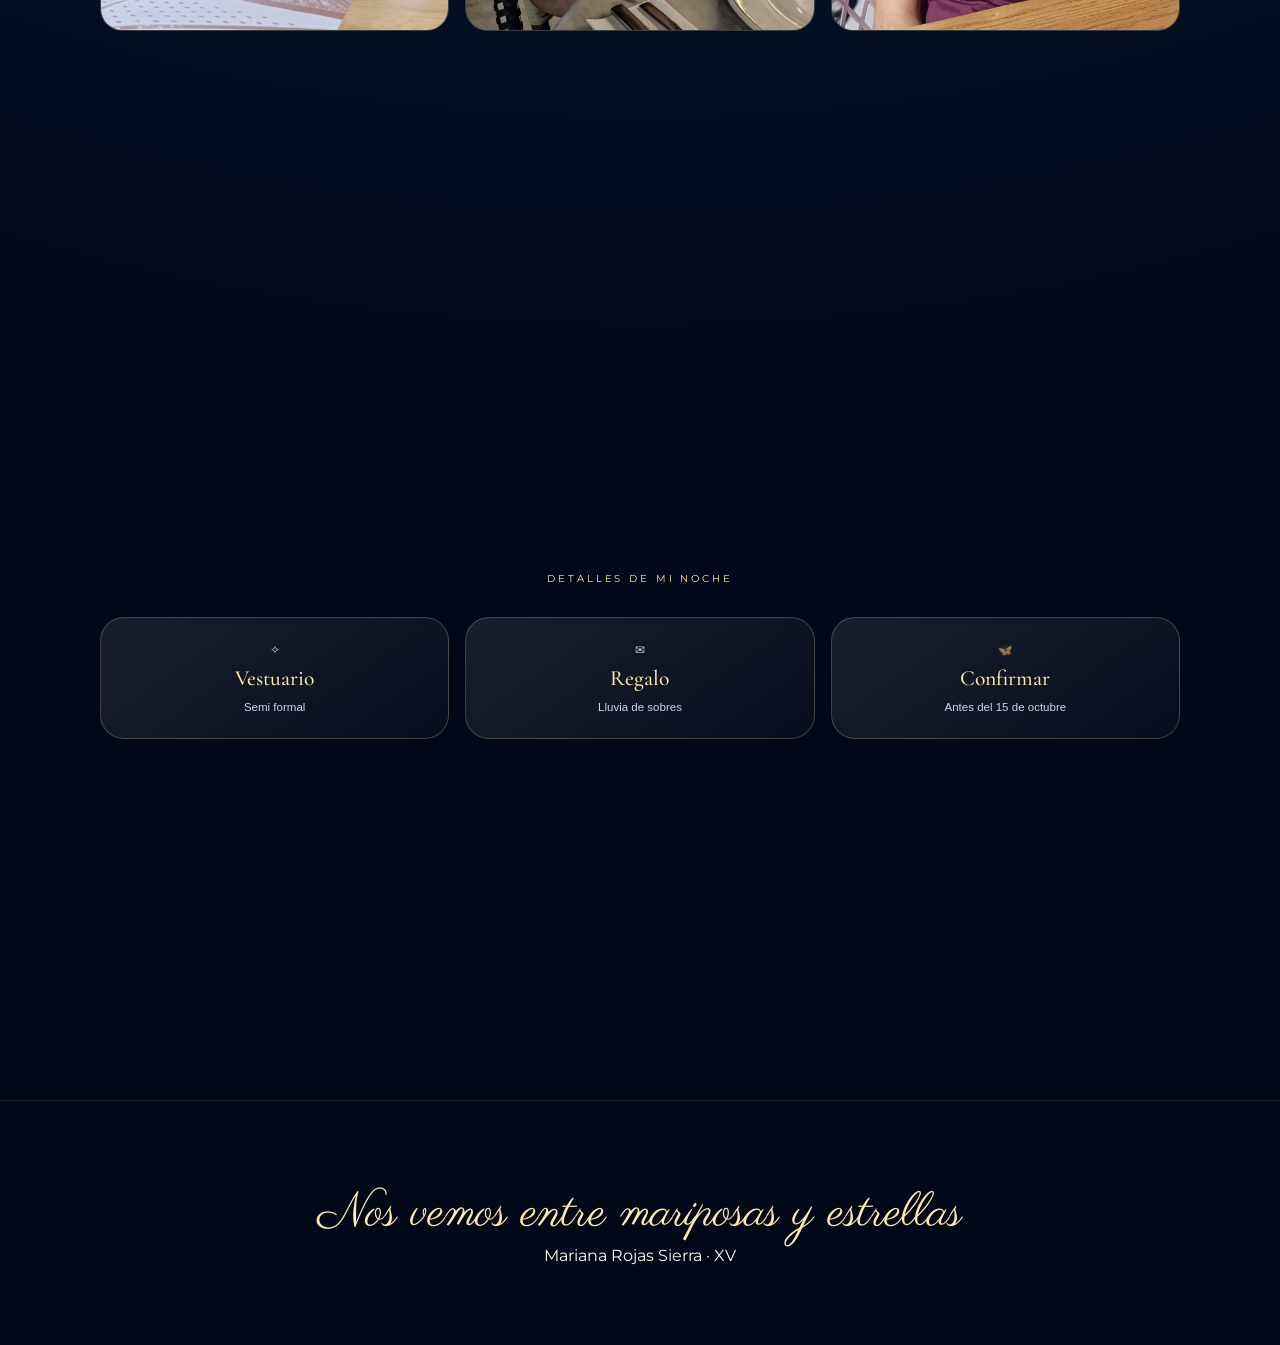
<file: v3/index.html>
<!doctype html>
<html lang="es">
<head>
<meta charset="utf-8">
<meta name="viewport" content="width=device-width,initial-scale=1,viewport-fit=cover">
<meta name="theme-color" content="#020817">
<title>Mariana XV · Mariposas y Estrellas</title>
<link rel="preconnect" href="https://fonts.googleapis.com">
<link rel="preconnect" href="https://fonts.gstatic.com" crossorigin>
<link href="https://fonts.googleapis.com/css2?family=Cormorant+Garamond:ital,wght@0,400;1,400&family=Montserrat:wght@300;400;500;600&family=Parisienne&display=swap" rel="stylesheet">
<style>
:root{--n:#020817;--b:#071b3d;--b2:#123d79;--g:#d9b35f;--g2:#ffe9ad;--w:#fffaf0;--m:#cbd5e7}
*{box-sizing:border-box}html{scroll-behavior:smooth}body{margin:0;background:radial-gradient(circle at 50% -10%,#164889 0,#071a39 32%,#020817 72%);color:var(--w);font-family:Montserrat,sans-serif;overflow-x:hidden}.locked{overflow:hidden}
#sky{position:fixed;inset:0;width:100%;height:100%;z-index:0;pointer-events:none}.butterflies{position:fixed;inset:0;z-index:2;pointer-events:none;overflow:hidden}.bf{position:absolute;font-size:var(--s);opacity:.62;animation:fly var(--d) ease-in-out infinite alternate;filter:drop-shadow(0 0 8px rgba(255,233,173,.4))}.bf.blue{filter:hue-rotate(165deg) saturate(.7) drop-shadow(0 0 8px rgba(120,180,255,.45))}@keyframes fly{0%{transform:translate(-12px,18px) rotate(-14deg)}50%{transform:translate(16px,-20px) rotate(12deg)}100%{transform:translate(-5px,-45px) rotate(-5deg)}}
.intro{position:fixed;inset:0;z-index:50;display:grid;place-items:center;text-align:center;background:radial-gradient(circle at 50% 35%,rgba(20,66,132,.84),#020817 72%);transition:.8s;overflow:hidden}.intro.hide{opacity:0;visibility:hidden;pointer-events:none}.intro-card{position:relative;z-index:3;width:min(92vw,620px);padding:1.4rem}.orbit{position:absolute;border:1px solid rgba(255,233,173,.2);border-radius:50%;animation:spin 24s linear infinite}.o1{width:72vmin;height:72vmin}.o2{width:96vmin;height:96vmin;animation-direction:reverse;animation-duration:35s}.orbit:before,.orbit:after{content:'🦋';position:absolute;font-size:1rem}.orbit:before{top:10%;left:14%}.orbit:after{bottom:12%;right:12%}@keyframes spin{to{transform:rotate(360deg)}}
.eyebrow{font-size:.64rem;letter-spacing:.28em;text-transform:uppercase;color:var(--g2)}h1,.script{font:400 clamp(4.8rem,18vw,9rem) Parisienne,cursive;color:var(--g2);line-height:.85;margin:.5rem 0;text-shadow:0 0 28px rgba(255,233,173,.3)}.surname{font:500 clamp(1.4rem,6vw,2.8rem) 'Cormorant Garamond',serif;letter-spacing:.15em;margin:.6rem 0 1.8rem}.btn,.ghost{border-radius:999px;padding:1rem 1.45rem;display:inline-flex;align-items:center;justify-content:center;gap:.55rem;text-decoration:none;cursor:pointer;font:600 .72rem Montserrat,sans-serif;letter-spacing:.1em;text-transform:uppercase}.btn{border:0;background:linear-gradient(135deg,#fff1bf,#c49840);color:#07142b;box-shadow:0 16px 45px rgba(217,179,95,.28)}.ghost{border:1px solid rgba(255,233,173,.5);color:var(--g2);background:rgba(255,255,255,.02)}
main{position:relative;z-index:3}.scene{min-height:100svh;width:min(1080px,92%);margin:auto;padding:5rem 0;display:grid;align-items:center}.hero{grid-template-columns:.9fr 1.1fr;gap:4rem}.portrait{position:relative;max-width:460px;margin:auto}.portrait img{width:100%;aspect-ratio:3/4;object-fit:cover;object-position:center 36%;display:block;border-radius:240px 240px 32px 32px;box-shadow:0 40px 100px rgba(0,0,0,.52)}.portrait:before{content:'';position:absolute;inset:-12px;border:1px solid rgba(255,233,173,.72);border-radius:260px 260px 45px 45px}.portrait:after{content:'🦋';position:absolute;top:-28px;left:50%;transform:translateX(-50%);font-size:1.4rem}.hero-copy{text-align:left}.hero-copy p{font:italic 1.35rem/1.75 'Cormorant Garamond',serif;color:#edf1f8}.signature{font:400 1.7rem Parisienne,cursive;color:var(--g2)}
.menu{display:grid;grid-template-columns:repeat(3,1fr);gap:1rem;margin-top:2rem}.tile{padding:1.5rem;border-radius:24px;border:1px solid rgba(255,233,173,.22);background:linear-gradient(145deg,rgba(255,255,255,.095),rgba(255,255,255,.025));color:#fff;text-align:center;cursor:pointer;transition:.35s}.tile:hover,.tile:active{transform:translateY(-6px);border-color:var(--g2);box-shadow:0 18px 50px rgba(0,0,0,.3)}.tile b{display:block;color:var(--g2);font:500 1.35rem 'Cormorant Garamond',serif;margin:.5rem 0}.tile span{font-size:.72rem;color:var(--m)}
.panel{display:none;margin-top:1rem;padding:1.4rem;border-radius:22px;border:1px solid rgba(255,233,173,.2);background:rgba(255,255,255,.055);animation:open .45s ease}.panel.show{display:block}@keyframes open{from{opacity:0;transform:translateY(-10px)}to{opacity:1;transform:none}}
.count{display:grid;grid-template-columns:repeat(4,1fr);gap:.8rem;margin-top:1rem}.count div{padding:1.2rem .5rem;border-radius:20px;border:1px solid rgba(255,233,173,.22);background:rgba(255,255,255,.05);text-align:center}.count strong{display:block;font-size:2.1rem;color:var(--g2)}.count span{font-size:.56rem;letter-spacing:.16em;text-transform:uppercase;color:var(--m)}
.gallery-grid{display:grid;grid-template-columns:repeat(3,1fr);gap:1rem}.gallery-grid img{width:100%;aspect-ratio:3/4;object-fit:cover;border-radius:22px;border:1px solid rgba(255,233,173,.22);cursor:pointer;transition:.35s}.gallery-grid img:hover{transform:scale(1.02)}
.reveal{opacity:0;transform:translateY(28px);transition:.8s}.reveal.visible{opacity:1;transform:none}.spark{position:fixed;z-index:99;pointer-events:none;color:var(--g2);animation:spark .8s ease forwards}@keyframes spark{to{transform:translate(var(--x),var(--y)) scale(0);opacity:0}}
.modal{position:fixed;inset:0;z-index:80;background:rgba(0,5,16,.88);display:none;place-items:center;padding:1rem}.modal.show{display:grid}.modal-card{width:min(92vw,620px);max-height:88svh;overflow:auto;padding:1.5rem;border-radius:28px;background:linear-gradient(160deg,#10386f,#041126);border:1px solid rgba(255,233,173,.34);position:relative}.close{position:absolute;right:1rem;top:.6rem;border:0;background:none;color:white;font-size:2rem;cursor:pointer}.modal-img{width:100%;max-height:78svh;object-fit:contain;border-radius:18px}.field{display:block;margin:1rem 0;font-size:.78rem}.field input,.field select,.field textarea{width:100%;margin-top:.4rem;padding:1rem;border-radius:14px;border:1px solid rgba(255,255,255,.2);background:rgba(255,255,255,.08);color:white;font:inherit;font-size:16px}.field option{color:#111}.actions{display:flex;gap:.8rem;flex-wrap:wrap;margin-top:1.2rem}.music{position:fixed;right:14px;bottom:14px;z-index:30;border:1px solid rgba(255,233,173,.4);background:rgba(2,8,23,.78);color:white;border-radius:999px;padding:.65rem .85rem;display:none}.music.show{display:block}
footer{position:relative;z-index:3;text-align:center;padding:5rem 1rem;border-top:1px solid rgba(255,233,173,.12)}footer p{font:400 3rem Parisienne,cursive;color:var(--g2);margin:0}
@media(max-width:720px){.scene{width:min(100% - 28px,680px);min-height:auto;padding:4rem 0}.hero{grid-template-columns:1fr;gap:2.3rem;text-align:center}.hero-copy{text-align:center}.portrait{max-width:82vw}.menu{grid-template-columns:1fr}.count{grid-template-columns:repeat(2,1fr)}.gallery-grid{grid-template-columns:1fr}.actions>*{width:100%}.intro h1{font-size:5.2rem}}
</style>
</head>
<body class="locked">
<canvas id="sky"></canvas><div class="butterflies" id="butterflies"></div>
<section class="intro" id="intro"><div class="orbit o1"></div><div class="orbit o2"></div><div class="intro-card"><p class="eyebrow">Una noche de mariposas y estrellas</p><h1>Mariana</h1><p class="surname">Rojas Sierra</p><button class="btn" id="openBtn">🦋 Abrir invitación</button><p style="font-size:.62rem;color:var(--m)">Toca para comenzar la experiencia</p></div></section>
<audio id="song" loop preload="none"><source src="../assets/sailor-song.mp3" type="audio/mpeg"></audio><button class="music" id="musicBtn">♪ Música</button>
<main>
<section class="scene hero"><div class="portrait reveal"><img src="../assets/portada.jpg" alt="Mariana"></div><div class="hero-copy reveal"><p class="eyebrow">Mis XV años</p><div class="script">Mariana</div><p>Como una mariposa, hoy abro mis alas hacia una nueva etapa llena de sueños. Quiero compartir esta noche con las personas que han hecho parte de mi historia.</p><div class="signature">Con amor, Mariana</div><div class="menu"><button class="tile" data-panel="story"><span>✦</span><b>Mi historia</b><span>Toca para descubrir</span></button><button class="tile" data-panel="date"><span>◷</span><b>La fecha</b><span>Cuenta regresiva</span></button><button class="tile" data-panel="place"><span>⌖</span><b>El lugar</b><span>Detalles y ubicación</span></button></div><div id="story" class="panel"><p>Hay momentos que llegan una sola vez y se convierten para siempre en parte de nuestra historia. Esta noche celebraré mis sueños, mi familia y el comienzo de una nueva etapa.</p></div><div id="date" class="panel"><div class="count"><div><strong id="d">000</strong><span>Días</span></div><div><strong id="h">00</strong><span>Horas</span></div><div><strong id="m">00</strong><span>Minutos</span></div><div><strong id="s">00</strong><span>Segundos</span></div></div></div><div id="place" class="panel"><p><b>Orquideorama</b><br>Av. 2 Norte # 48–10<br>15 de noviembre de 2026 · 8:00 p. m.</p><div class="actions"><a class="btn" href="https://maps.app.goo.gl/pFWmGSaqrGYNsrYG7" target="_blank" rel="noopener">Ver ubicación</a><button class="ghost" id="calendarBtn">Agregar al calendario</button></div></div></div></section>
<section class="scene reveal"><div style="width:100%"><p class="eyebrow" style="text-align:center">Toca una fotografía</p><div class="script" style="font-size:4rem;text-align:center">Galería</div><div class="gallery-grid"><img src="../assets/galeria-1.jpg" alt="Mariana" data-full="../assets/galeria-1.jpg"><img src="../assets/galeria-2.jpg" alt="Mariana" data-full="../assets/galeria-2.jpg"><img src="../assets/galeria-3.jpg" alt="Mariana" data-full="../assets/galeria-3.jpg"></div></div></section>
<section class="scene reveal"><div style="width:100%;text-align:center"><p class="eyebrow">Detalles de mi noche</p><div class="menu"><button class="tile" data-modal="dress"><span>✧</span><b>Vestuario</b><span>Semi formal</span></button><button class="tile" data-modal="gift"><span>✉</span><b>Regalo</b><span>Lluvia de sobres</span></button><button class="tile" data-modal="rsvp"><span>🦋</span><b>Confirmar</b><span>Antes del 15 de octubre</span></button></div></div></section>
</main>
<footer><p>Nos vemos entre mariposas y estrellas</p><span>Mariana Rojas Sierra · XV</span></footer>
<div class="modal" id="imageModal"><div class="modal-card"><button class="close">×</button><img class="modal-img" id="modalImg" alt="Mariana"></div></div>
<div class="modal" id="infoModal"><div class="modal-card"><button class="close">×</button><div id="infoContent"></div></div></div>
<script>
const $=s=>document.querySelector(s),$$=s=>[...document.querySelectorAll(s)];const intro=$('#intro'),song=$('#song'),musicBtn=$('#musicBtn');
$('#openBtn').onclick=()=>{document.body.classList.remove('locked');intro.classList.add('hide');musicBtn.classList.add('show');song.play().catch(()=>{});setTimeout(()=>intro.remove(),850)};
musicBtn.onclick=()=>{if(song.paused){song.play().catch(()=>{});musicBtn.textContent='❚❚ Música'}else{song.pause();musicBtn.textContent='♪ Música'}};
const bf=$('#butterflies');for(let i=0;i<10;i++){const b=document.createElement('span');b.className='bf'+(i%3===0?' blue':'');b.textContent='🦋';b.style.left=Math.random()*92+'%';b.style.top=Math.random()*92+'%';b.style.setProperty('--s',(.65+Math.random()*1.15)+'rem');b.style.setProperty('--d',(5+Math.random()*7)+'s');b.style.animationDelay=(-Math.random()*8)+'s';bf.appendChild(b)}
const c=$('#sky'),x=c.getContext('2d');let W,H,stars=[];function resize(){W=c.width=innerWidth;H=c.height=innerHeight;stars=Array.from({length:Math.min(180,Math.floor(W*H/5000))},()=>({x:Math.random()*W,y:Math.random()*H,r:Math.random()*1.4+.2,p:Math.random()*6.28}))}addEventListener('resize',resize);resize();function draw(t){x.clearRect(0,0,W,H);stars.forEach(s=>{x.beginPath();x.fillStyle=`rgba(255,235,182,${.25+.6*Math.abs(Math.sin(t*.001+s.p))})`;x.arc(s.x,s.y,s.r,0,7);x.fill()});requestAnimationFrame(draw)}requestAnimationFrame(draw);
$$('.tile[data-panel]').forEach(b=>b.onclick=()=>{const p=$('#'+b.dataset.panel);$$('.panel').forEach(q=>q!==p&&q.classList.remove('show'));p.classList.toggle('show');spark(b)});
function spark(el){const r=el.getBoundingClientRect();for(let i=0;i<10;i++){const s=document.createElement('i');s.className='spark';s.textContent=i%2?'✦':'🦋';s.style.left=(r.left+r.width/2)+'px';s.style.top=(r.top+r.height/2)+'px';s.style.setProperty('--x',(Math.random()*150-75)+'px');s.style.setProperty('--y',(Math.random()*150-75)+'px');document.body.appendChild(s);setTimeout(()=>s.remove(),850)}}
const target=new Date('2026-11-15T20:00:00-05:00').getTime();function tick(){const z=Math.max(0,target-Date.now());$('#d').textContent=String(Math.floor(z/86400000)).padStart(3,'0');$('#h').textContent=String(Math.floor(z/3600000)%24).padStart(2,'0');$('#m').textContent=String(Math.floor(z/60000)%60).padStart(2,'0');$('#s').textContent=String(Math.floor(z/1000)%60).padStart(2,'0')}tick();setInterval(tick,1000);
const imageModal=$('#imageModal'),infoModal=$('#infoModal');$$('.gallery-grid img').forEach(im=>im.onclick=()=>{$('#modalImg').src=im.dataset.full;imageModal.classList.add('show')});$$('.close').forEach(b=>b.onclick=()=>b.closest('.modal').classList.remove('show'));
$$('.tile[data-modal]').forEach(b=>b.onclick=()=>{const type=b.dataset.modal;let html='';if(type==='dress')html='<p class="eyebrow">Código de vestuario</p><div class="script" style="font-size:3.6rem">Semi formal</div><p>Una noche elegante en azul, dorado y luz de estrellas.</p>';if(type==='gift')html='<p class="eyebrow">Tu presencia es mi mejor regalo</p><div class="script" style="font-size:3.6rem">Lluvia de sobres</div><p>Lo más importante será compartir contigo esta noche inolvidable.</p>';if(type==='rsvp')html='<p class="eyebrow">Confirmación</p><div class="script" style="font-size:3.3rem">¿Nos acompañas?</div><label class="field">Nombre<input id="name"></label><label class="field">Tipo de invitado<select id="type"><option>Compañero(a) del colegio</option><option>Invitado adulto</option></select></label><label class="field">Asistencia<select id="att"><option>Sí</option><option>No</option></select></label><button class="btn" id="send">Enviar por WhatsApp</button>';$('#infoContent').innerHTML=html;infoModal.classList.add('show');if(type==='rsvp')$('#send').onclick=()=>{const name=$('#name').value.trim();if(!name)return alert('Escribe tu nombre');const text=`✨ Confirmación XV de Mariana\n\nNombre: ${name}\nTipo: ${$('#type').value}\nAsistencia: ${$('#att').value}`;window.open('https://wa.me/573016578609?text='+encodeURIComponent(text),'_blank')}});
$('#calendarBtn').onclick=()=>{const ics='BEGIN:VCALENDAR\r\nVERSION:2.0\r\nBEGIN:VEVENT\r\nDTSTART:20261116T010000Z\r\nDTEND:20261116T060000Z\r\nSUMMARY:XV años de Mariana Rojas Sierra\r\nLOCATION:Orquideorama, Av. 2 Norte # 48-10\r\nEND:VEVENT\r\nEND:VCALENDAR';const a=document.createElement('a');a.href=URL.createObjectURL(new Blob([ics],{type:'text/calendar'}));a.download='XV-Mariana.ics';a.click()};
const io=new IntersectionObserver(es=>es.forEach(e=>e.isIntersecting&&e.target.classList.add('visible')),{threshold:.15});$$('.reveal').forEach(e=>io.observe(e));
</script>
</body></html>
</file>
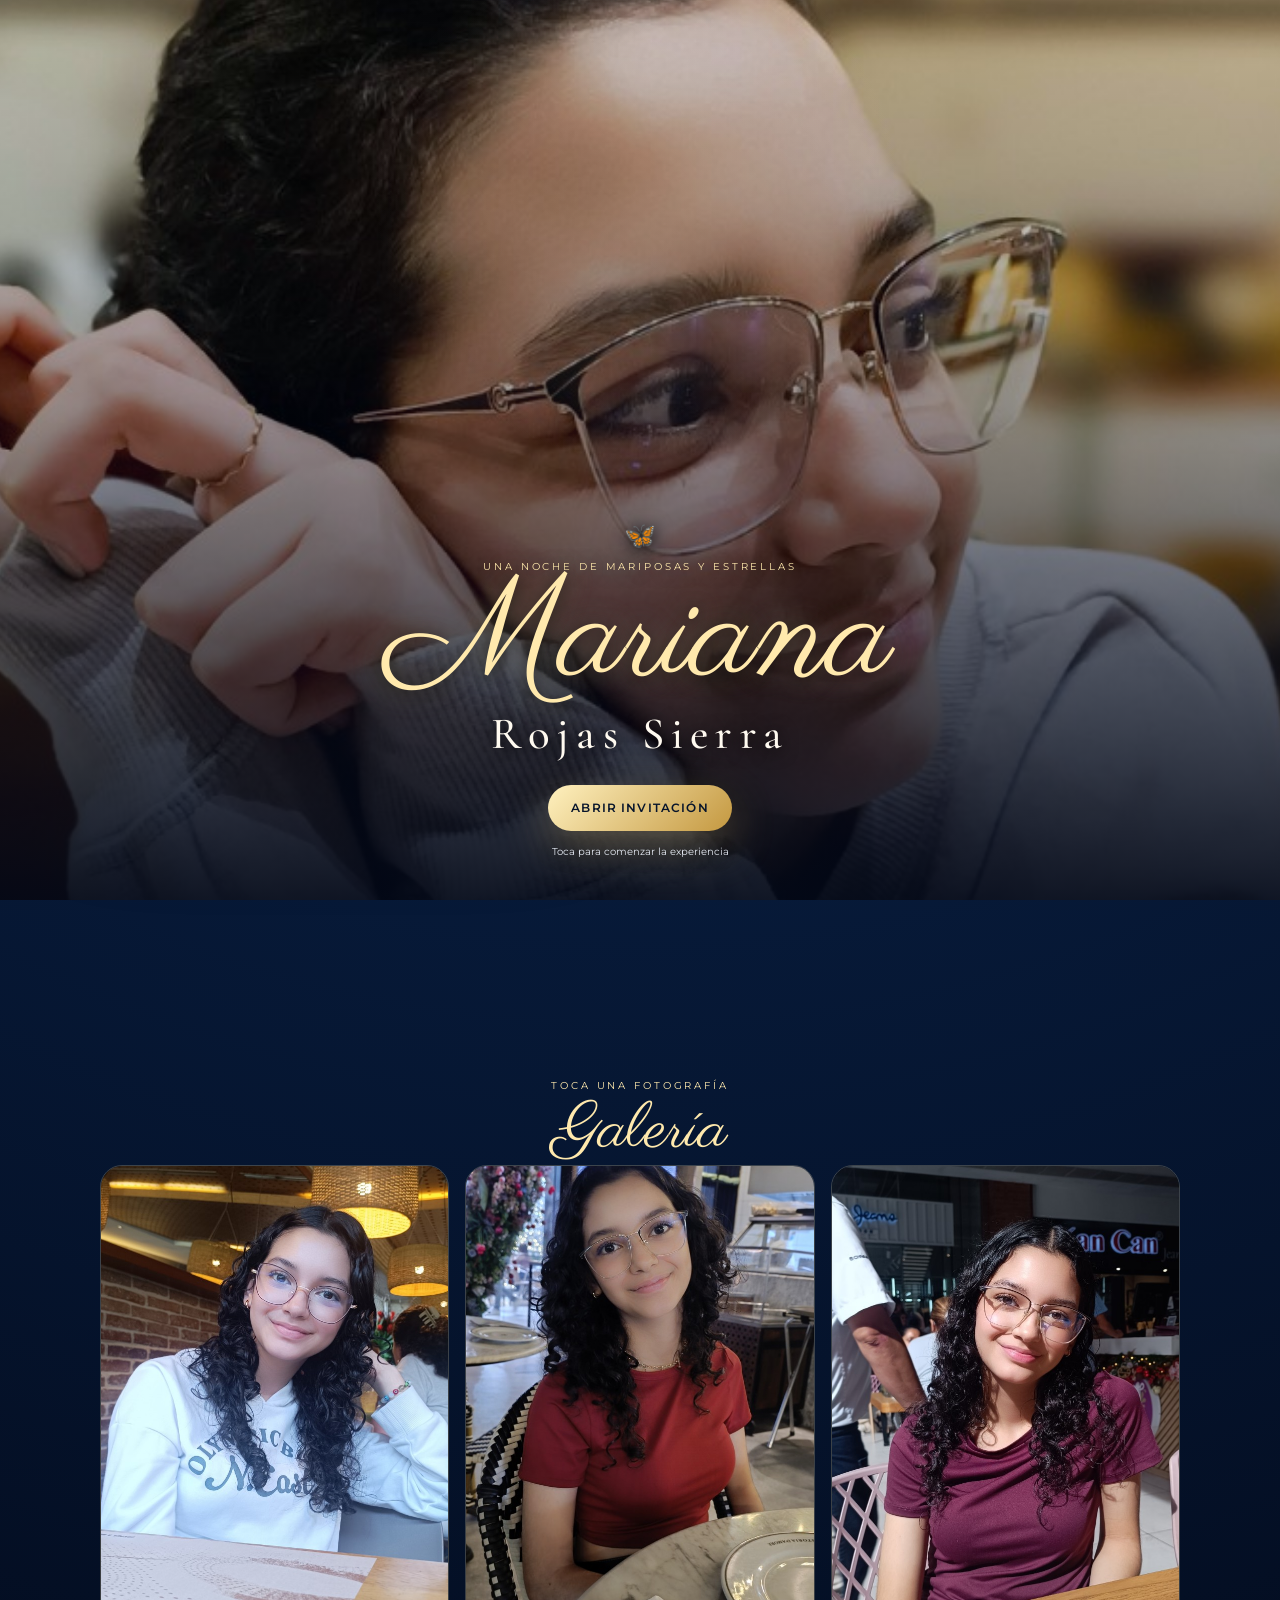
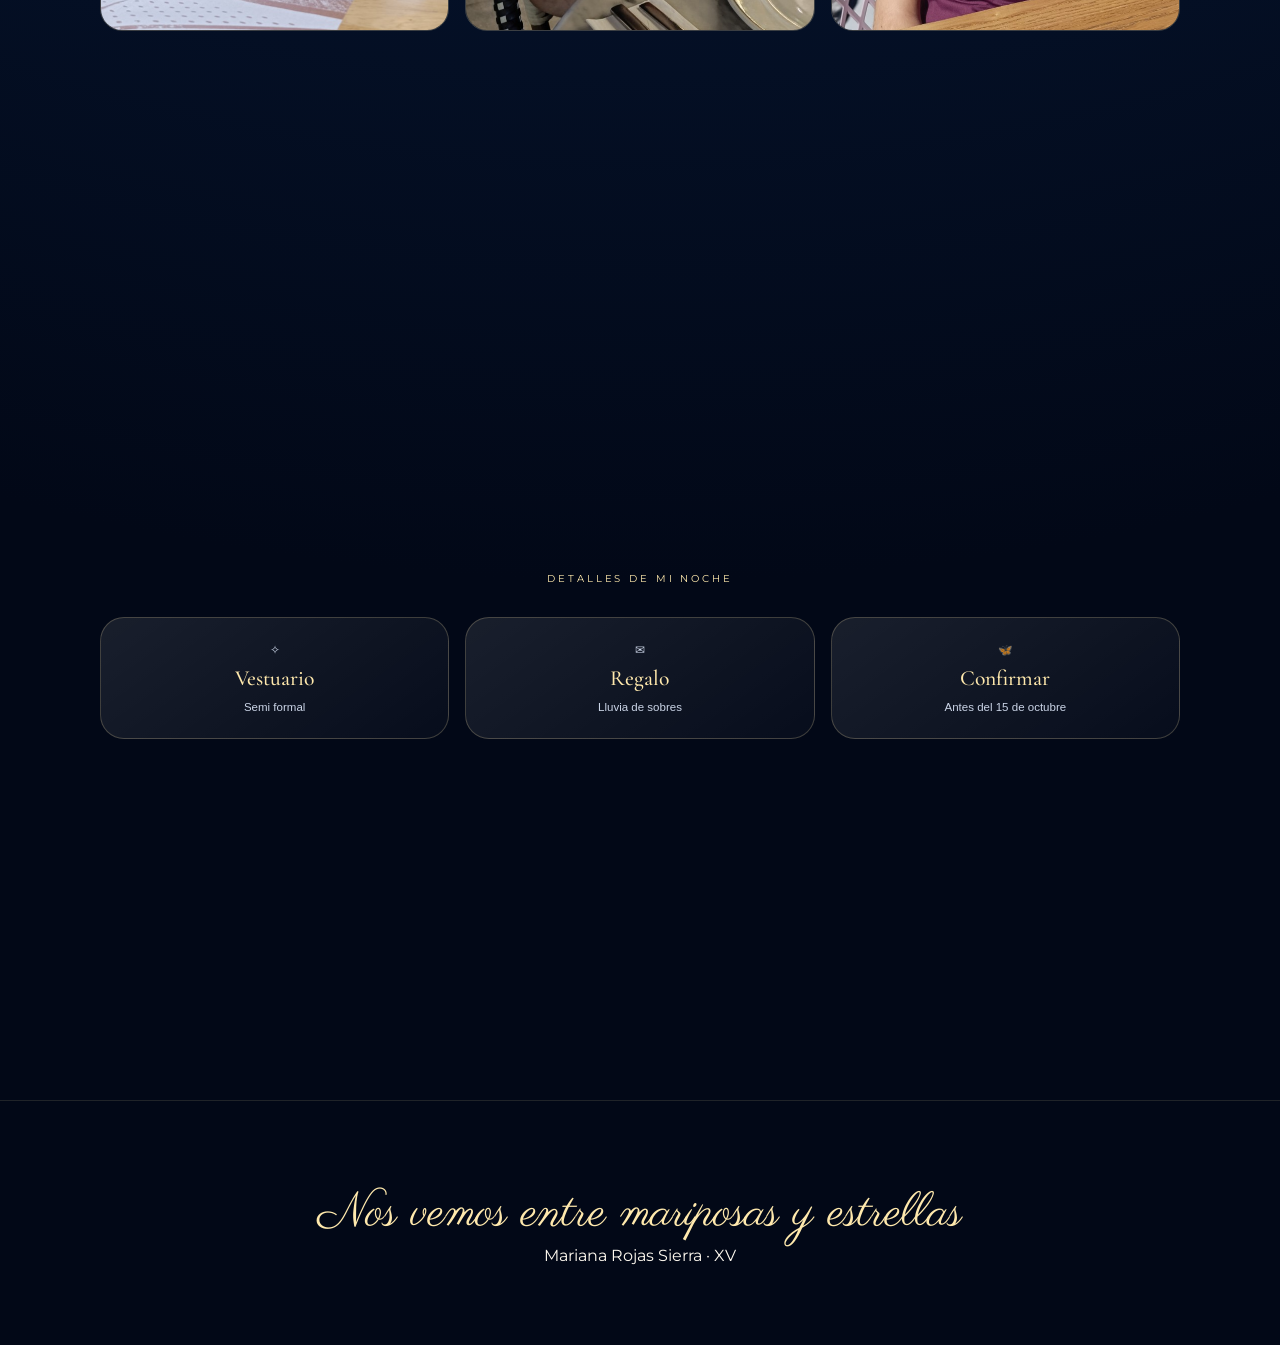
<file: v4/index.html>
<!doctype html>
<html lang="es">
<head>
<meta charset="utf-8">
<meta name="viewport" content="width=device-width,initial-scale=1,viewport-fit=cover">
<meta name="theme-color" content="#020817">
<title>Mariana XV · Mariposas y Estrellas</title>
<link rel="preconnect" href="https://fonts.googleapis.com">
<link rel="preconnect" href="https://fonts.gstatic.com" crossorigin>
<link href="https://fonts.googleapis.com/css2?family=Cormorant+Garamond:ital,wght@0,400;1,400&family=Montserrat:wght@300;400;500;600&family=Parisienne&display=swap" rel="stylesheet">
<style>
:root{--night:#020817;--blue:#0b2c5f;--gold:#d9b35f;--gold2:#ffe9ad;--cream:#fffaf0;--muted:#cbd5e7}*{box-sizing:border-box}html{scroll-behavior:smooth}body{margin:0;background:radial-gradient(circle at 50% -10%,#174a8d,#071a39 35%,#020817 75%);color:var(--cream);font-family:Montserrat,sans-serif;overflow-x:hidden}.locked{overflow:hidden}#sky{position:fixed;inset:0;width:100%;height:100%;z-index:0;pointer-events:none}.butterflies{position:fixed;inset:0;z-index:2;pointer-events:none;overflow:hidden}.bf{position:absolute;font-size:var(--s);opacity:.58;animation:fly var(--d) ease-in-out infinite alternate;filter:drop-shadow(0 0 8px rgba(255,233,173,.45))}@keyframes fly{0%{transform:translate(-8px,22px) rotate(-15deg)}50%{transform:translate(18px,-18px) rotate(12deg)}100%{transform:translate(-4px,-48px) rotate(-4deg)}}
.cover{position:fixed;inset:0;z-index:50;display:grid;place-items:end center;overflow:hidden;background:#020817;transition:opacity .85s ease,visibility .85s ease}.cover::before{content:"";position:absolute;inset:0;background:linear-gradient(to bottom,rgba(2,8,23,.12),rgba(2,8,23,.36) 45%,rgba(2,8,23,.95)),url('../assets/portada.jpg') center 30%/cover no-repeat;transform:scale(1.03);animation:coverBreath 9s ease-in-out infinite}.cover::after{content:"";position:absolute;inset:0;background:radial-gradient(circle at 50% 22%,rgba(255,233,173,.18),transparent 28%)}.cover.opening{opacity:0;visibility:hidden;pointer-events:none}.cover-card{position:relative;z-index:3;text-align:center;width:min(92vw,650px);padding:2rem 1.2rem calc(2rem + env(safe-area-inset-bottom));text-shadow:0 2px 18px #000}.cover .eyebrow{margin-bottom:.55rem}.cover h1{font:400 clamp(5.2rem,19vw,9rem) Parisienne,cursive;color:var(--gold2);line-height:.8;margin:.25rem 0;text-shadow:0 0 28px rgba(255,233,173,.35),0 3px 18px #000}.surname{font:500 clamp(1.45rem,6vw,2.8rem) 'Cormorant Garamond',serif;letter-spacing:.16em;margin:.6rem 0 1.5rem}.cover-butterfly{font-size:1.6rem;animation:float 3s ease-in-out infinite}.tap-note{font-size:.63rem;color:#e4e9f3;margin-top:.9rem}.btn,.ghost{border-radius:999px;padding:1rem 1.45rem;display:inline-flex;align-items:center;justify-content:center;gap:.55rem;text-decoration:none;cursor:pointer;font:600 .72rem Montserrat,sans-serif;letter-spacing:.1em;text-transform:uppercase}.btn{border:0;background:linear-gradient(135deg,#fff1bf,#c49840);color:#07142b;box-shadow:0 16px 45px rgba(217,179,95,.32)}.ghost{border:1px solid rgba(255,233,173,.5);color:var(--gold2);background:rgba(255,255,255,.03)}@keyframes coverBreath{50%{transform:scale(1.09)}}@keyframes float{50%{transform:translateY(-9px)}}
main{position:relative;z-index:3}.scene{min-height:100svh;width:min(1080px,92%);margin:auto;padding:5rem 0;display:grid;align-items:center}.hero{grid-template-columns:.9fr 1.1fr;gap:4rem}.portrait{position:relative;max-width:460px;margin:auto}.portrait img{width:100%;aspect-ratio:3/4;object-fit:cover;object-position:center 36%;display:block;border-radius:240px 240px 32px 32px;box-shadow:0 40px 100px rgba(0,0,0,.52)}.portrait:before{content:"";position:absolute;inset:-12px;border:1px solid rgba(255,233,173,.72);border-radius:260px 260px 45px 45px}.portrait:after{content:"🦋";position:absolute;top:-28px;left:50%;transform:translateX(-50%);font-size:1.35rem}.hero-copy{text-align:left}.eyebrow{font-size:.64rem;letter-spacing:.28em;text-transform:uppercase;color:var(--gold2)}.script{font:400 clamp(4.5rem,15vw,8rem) Parisienne,cursive;color:var(--gold2);line-height:.9;margin:.3rem 0}.hero-copy>p{font:italic 1.35rem/1.75 'Cormorant Garamond',serif;color:#edf1f8}.signature{font:400 1.7rem Parisienne,cursive;color:var(--gold2)}
.menu{display:grid;grid-template-columns:repeat(3,1fr);gap:1rem;margin-top:2rem}.tile{padding:1.5rem;border-radius:24px;border:1px solid rgba(255,233,173,.22);background:linear-gradient(145deg,rgba(255,255,255,.095),rgba(255,255,255,.025));color:#fff;text-align:center;cursor:pointer;transition:.35s}.tile:hover,.tile:active{transform:translateY(-6px);border-color:var(--gold2);box-shadow:0 18px 50px rgba(0,0,0,.3)}.tile b{display:block;color:var(--gold2);font:500 1.35rem 'Cormorant Garamond',serif;margin:.5rem 0}.tile span{font-size:.72rem;color:var(--muted)}.panel{display:none;margin-top:1rem;padding:1.4rem;border-radius:22px;border:1px solid rgba(255,233,173,.2);background:rgba(255,255,255,.055);animation:open .45s ease}.panel.show{display:block}@keyframes open{from{opacity:0;transform:translateY(-10px)}to{opacity:1;transform:none}}
.count{display:grid;grid-template-columns:repeat(4,1fr);gap:.8rem;margin-top:1rem}.count div{padding:1.2rem .5rem;border-radius:20px;border:1px solid rgba(255,233,173,.22);background:rgba(255,255,255,.05);text-align:center}.count strong{display:block;font-size:2.1rem;color:var(--gold2)}.count span{font-size:.56rem;letter-spacing:.16em;text-transform:uppercase;color:var(--muted)}.gallery-grid{display:grid;grid-template-columns:repeat(3,1fr);gap:1rem}.gallery-grid img{width:100%;aspect-ratio:3/4;object-fit:cover;border-radius:22px;border:1px solid rgba(255,233,173,.22);cursor:pointer;transition:.35s}.gallery-grid img:hover{transform:scale(1.02)}.reveal{opacity:0;transform:translateY(28px);transition:.8s}.reveal.visible{opacity:1;transform:none}.music{position:fixed;right:14px;bottom:14px;z-index:30;border:1px solid rgba(255,233,173,.4);background:rgba(2,8,23,.78);color:white;border-radius:999px;padding:.65rem .85rem;display:none}.music.show{display:block}.modal{position:fixed;inset:0;z-index:80;background:rgba(0,5,16,.88);display:none;place-items:center;padding:1rem}.modal.show{display:grid}.modal-card{width:min(92vw,620px);max-height:88svh;overflow:auto;padding:1.5rem;border-radius:28px;background:linear-gradient(160deg,#10386f,#041126);border:1px solid rgba(255,233,173,.34);position:relative}.close{position:absolute;right:1rem;top:.6rem;border:0;background:none;color:white;font-size:2rem;cursor:pointer}.modal-img{width:100%;max-height:78svh;object-fit:contain;border-radius:18px}.actions{display:flex;gap:.8rem;flex-wrap:wrap;margin-top:1.2rem}.field{display:block;margin:1rem 0;font-size:.78rem}.field input,.field select,.field textarea{width:100%;margin-top:.4rem;padding:1rem;border-radius:14px;border:1px solid rgba(255,255,255,.2);background:rgba(255,255,255,.08);color:white;font:inherit;font-size:16px}.field option{color:#111}footer{position:relative;z-index:3;text-align:center;padding:5rem 1rem;border-top:1px solid rgba(255,233,173,.12)}footer p{font:400 3rem Parisienne,cursive;color:var(--gold2);margin:0}
@media(max-width:720px){.scene{width:min(100% - 28px,680px);min-height:auto;padding:4rem 0}.hero{grid-template-columns:1fr;gap:2.3rem;text-align:center}.hero-copy{text-align:center}.portrait{max-width:82vw}.menu{grid-template-columns:1fr}.count{grid-template-columns:repeat(2,1fr)}.gallery-grid{grid-template-columns:1fr}.actions>*{width:100%}.cover::before{background-position:center 24%}.cover-card{padding-bottom:calc(1.4rem + env(safe-area-inset-bottom))}}
</style>
</head>
<body class="locked">
<canvas id="sky"></canvas><div class="butterflies" id="butterflies"></div>
<section class="cover" id="cover"><div class="cover-card"><div class="cover-butterfly">🦋</div><p class="eyebrow">Una noche de mariposas y estrellas</p><h1>Mariana</h1><p class="surname">Rojas Sierra</p><button class="btn" id="openBtn" type="button">Abrir invitación</button><p class="tap-note">Toca para comenzar la experiencia</p></div></section>
<audio id="song" loop preload="none"><source src="../assets/sailor-song.mp3" type="audio/mpeg"></audio><button class="music" id="musicBtn" type="button">♪ Música</button>
<main>
<section class="scene hero"><div class="portrait reveal"><img src="../assets/portada.jpg" alt="Mariana"></div><div class="hero-copy reveal"><p class="eyebrow">Mis XV años</p><div class="script">Mariana</div><p>Como una mariposa, hoy abro mis alas hacia una nueva etapa llena de sueños. Quiero compartir esta noche con las personas que han hecho parte de mi historia.</p><div class="signature">Con amor, Mariana</div><div class="menu"><button class="tile" data-panel="story"><span>✦</span><b>Mi historia</b><span>Toca para descubrir</span></button><button class="tile" data-panel="date"><span>◷</span><b>La fecha</b><span>Cuenta regresiva</span></button><button class="tile" data-panel="place"><span>⌖</span><b>El lugar</b><span>Detalles y ubicación</span></button></div><div id="story" class="panel"><p>Hay momentos que llegan una sola vez y se convierten para siempre en parte de nuestra historia. Esta noche celebraré mis sueños, mi familia y el comienzo de una nueva etapa.</p></div><div id="date" class="panel"><div class="count"><div><strong id="d">000</strong><span>Días</span></div><div><strong id="h">00</strong><span>Horas</span></div><div><strong id="m">00</strong><span>Minutos</span></div><div><strong id="s">00</strong><span>Segundos</span></div></div></div><div id="place" class="panel"><p><b>Orquideorama</b><br>Av. 2 Norte # 48–10<br>15 de noviembre de 2026 · 8:00 p. m.</p><div class="actions"><a class="btn" href="https://maps.app.goo.gl/pFWmGSaqrGYNsrYG7" target="_blank" rel="noopener">Ver ubicación</a><button class="ghost" id="calendarBtn" type="button">Agregar al calendario</button></div></div></div></section>
<section class="scene reveal"><div style="width:100%"><p class="eyebrow" style="text-align:center">Toca una fotografía</p><div class="script" style="font-size:4rem;text-align:center">Galería</div><div class="gallery-grid"><img src="../assets/galeria-1.jpg" alt="Mariana"><img src="../assets/galeria-2.jpg" alt="Mariana"><img src="../assets/galeria-3.jpg" alt="Mariana"></div></div></section>
<section class="scene reveal"><div style="width:100%;text-align:center"><p class="eyebrow">Detalles de mi noche</p><div class="menu"><button class="tile" data-modal="dress"><span>✧</span><b>Vestuario</b><span>Semi formal</span></button><button class="tile" data-modal="gift"><span>✉</span><b>Regalo</b><span>Lluvia de sobres</span></button><button class="tile" data-modal="rsvp"><span>🦋</span><b>Confirmar</b><span>Antes del 15 de octubre</span></button></div></div></section>
</main>
<footer><p>Nos vemos entre mariposas y estrellas</p><span>Mariana Rojas Sierra · XV</span></footer>
<div class="modal" id="modal"><div class="modal-card"><button class="close" type="button">×</button><div id="modalContent"></div></div></div>
<script>
const $=s=>document.querySelector(s),$$=s=>[...document.querySelectorAll(s)];const cover=$('#cover'),song=$('#song'),musicBtn=$('#musicBtn');function openInvitation(){document.body.classList.remove('locked');cover.classList.add('opening');musicBtn.classList.add('show');song.play().catch(()=>{});setTimeout(()=>cover.remove(),900)}$('#openBtn').addEventListener('click',openInvitation,{once:true});musicBtn.onclick=()=>{if(song.paused){song.play().catch(()=>{});musicBtn.textContent='❚❚ Música'}else{song.pause();musicBtn.textContent='♪ Música'}};
const bf=$('#butterflies');for(let i=0;i<10;i++){const b=document.createElement('span');b.className='bf';b.textContent='🦋';b.style.left=Math.random()*92+'%';b.style.top=Math.random()*92+'%';b.style.setProperty('--s',(.65+Math.random()*1.05)+'rem');b.style.setProperty('--d',(5+Math.random()*7)+'s');b.style.animationDelay=(-Math.random()*8)+'s';bf.appendChild(b)}
const c=$('#sky'),x=c.getContext('2d');let W,H,stars=[];function resize(){W=c.width=innerWidth;H=c.height=innerHeight;stars=Array.from({length:Math.min(180,Math.floor(W*H/5000))},()=>({x:Math.random()*W,y:Math.random()*H,r:Math.random()*1.4+.2,p:Math.random()*6.28}))}addEventListener('resize',resize);resize();function draw(t){x.clearRect(0,0,W,H);stars.forEach(s=>{x.beginPath();x.fillStyle=`rgba(255,235,182,${.25+.55*Math.abs(Math.sin(t*.001+s.p))})`;x.arc(s.x,s.y,s.r,0,7);x.fill()});requestAnimationFrame(draw)}requestAnimationFrame(draw);
$$('[data-panel]').forEach(b=>b.onclick=()=>{const p=$('#'+b.dataset.panel);$$('.panel').forEach(q=>q!==p&&q.classList.remove('show'));p.classList.toggle('show')});const io=new IntersectionObserver(es=>es.forEach(e=>{if(e.isIntersecting)e.target.classList.add('visible')}),{threshold:.12});$$('.reveal').forEach(e=>io.observe(e));
const target=new Date('2026-11-15T20:00:00-05:00').getTime();function tick(){const n=Math.max(0,target-Date.now());$('#d').textContent=String(Math.floor(n/86400000)).padStart(3,'0');$('#h').textContent=String(Math.floor(n/3600000)%24).padStart(2,'0');$('#m').textContent=String(Math.floor(n/60000)%60).padStart(2,'0');$('#s').textContent=String(Math.floor(n/1000)%60).padStart(2,'0')}tick();setInterval(tick,1000);
$('#calendarBtn').onclick=()=>{const v='BEGIN:VCALENDAR\r\nVERSION:2.0\r\nBEGIN:VEVENT\r\nDTSTART:20261116T010000Z\r\nDTEND:20261116T060000Z\r\nSUMMARY:XV años de Mariana Rojas Sierra\r\nLOCATION:Orquideorama, Av. 2 Norte # 48-10\r\nEND:VEVENT\r\nEND:VCALENDAR';const a=document.createElement('a');a.href=URL.createObjectURL(new Blob([v],{type:'text/calendar'}));a.download='XV-Mariana.ics';a.click()};
const modal=$('#modal'),mc=$('#modalContent');function show(html){mc.innerHTML=html;modal.classList.add('show')}$('.close').onclick=()=>modal.classList.remove('show');modal.onclick=e=>{if(e.target===modal)modal.classList.remove('show')};$$('.gallery-grid img').forEach(img=>img.onclick=()=>show(`<img class="modal-img" src="${img.src}" alt="Mariana">`));$$('[data-modal]').forEach(b=>b.onclick=()=>{if(b.dataset.modal==='dress')show('<p class="eyebrow">Código de vestuario</p><div class="script" style="font-size:3rem">Semi formal</div><p>Una noche elegante en azul oscuro y dorado.</p>');if(b.dataset.modal==='gift')show('<p class="eyebrow">Detalle</p><div class="script" style="font-size:3rem">Lluvia de sobres</div><p>Tu presencia es el regalo más importante.</p>');if(b.dataset.modal==='rsvp')show('<p class="eyebrow">Confirmación</p><div class="script" style="font-size:3rem">Asistencia</div><div class="actions"><a class="btn" href="https://wa.me/573016578609?text=Hola%2C%20quiero%20confirmar%20mi%20asistencia%20a%20los%20XV%20de%20Mariana" target="_blank">Confirmar por WhatsApp</a></div>')});
</script>
</body></html>
</file>
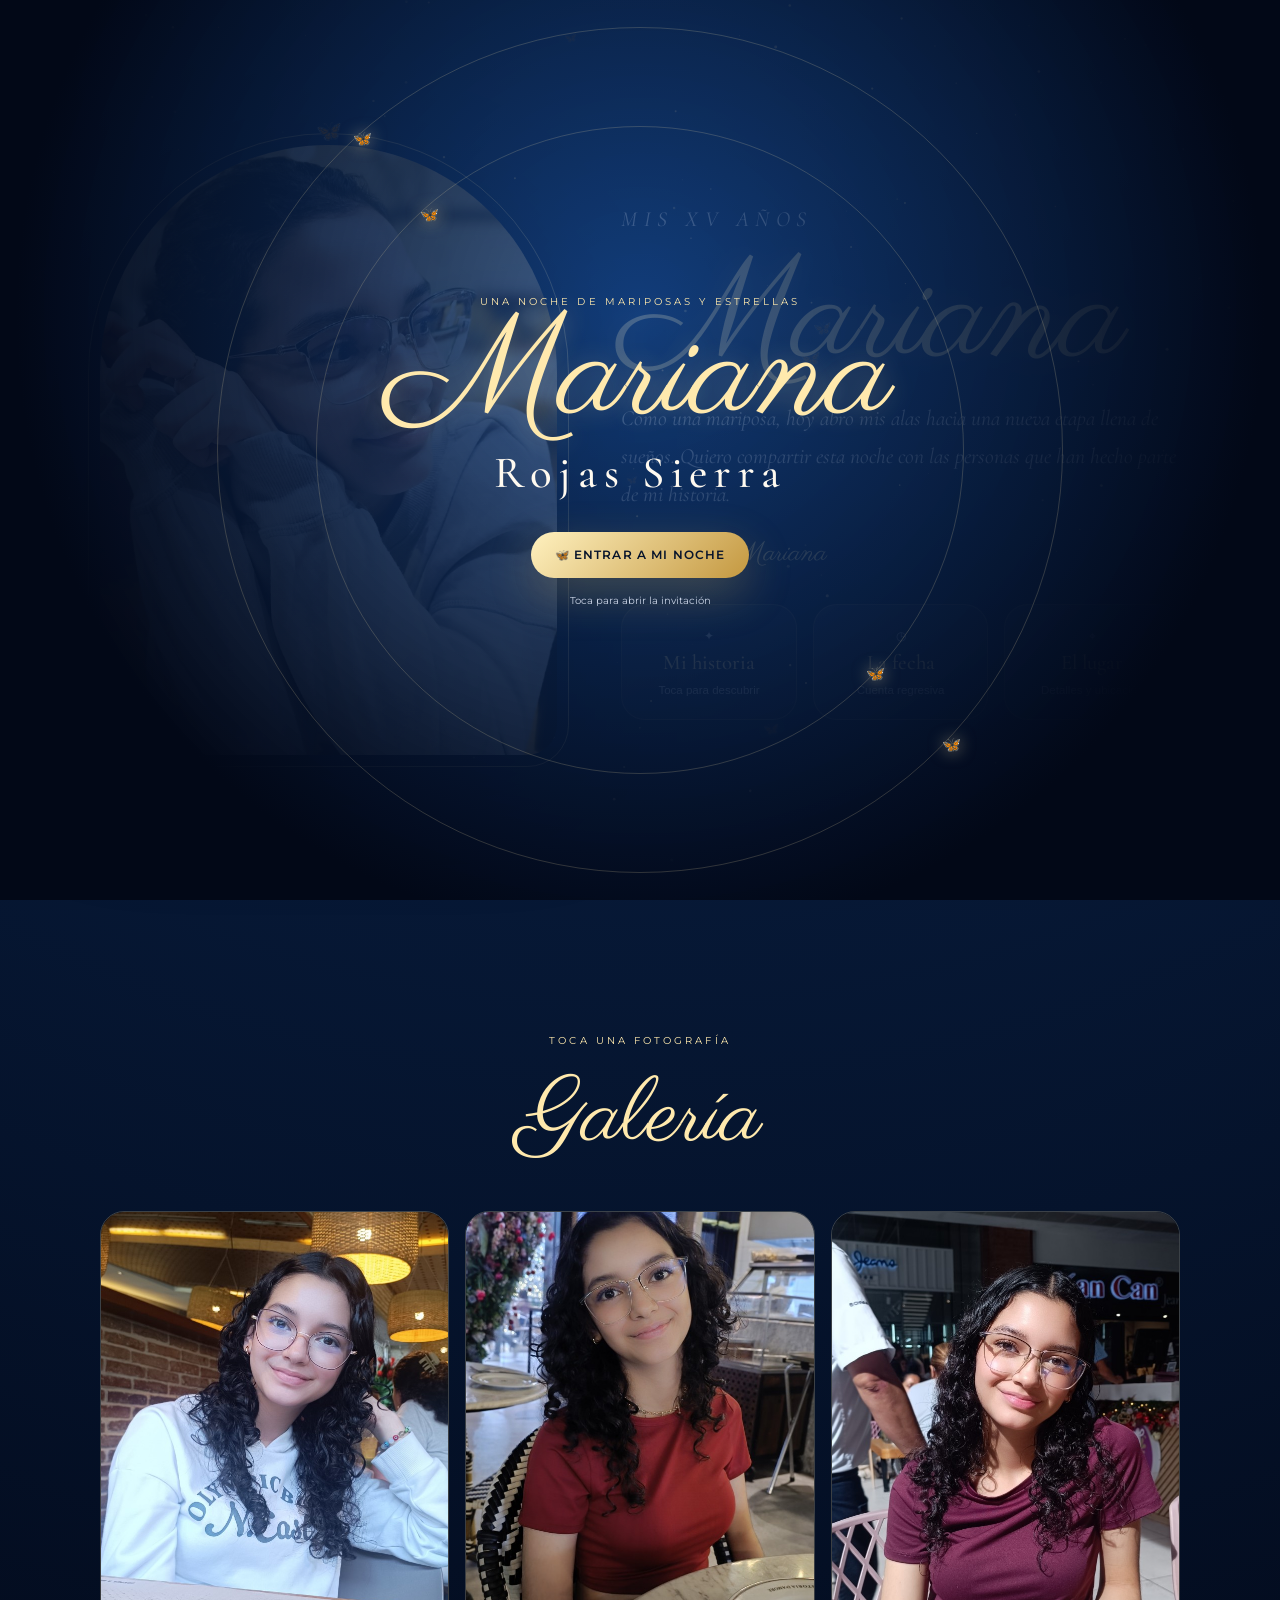
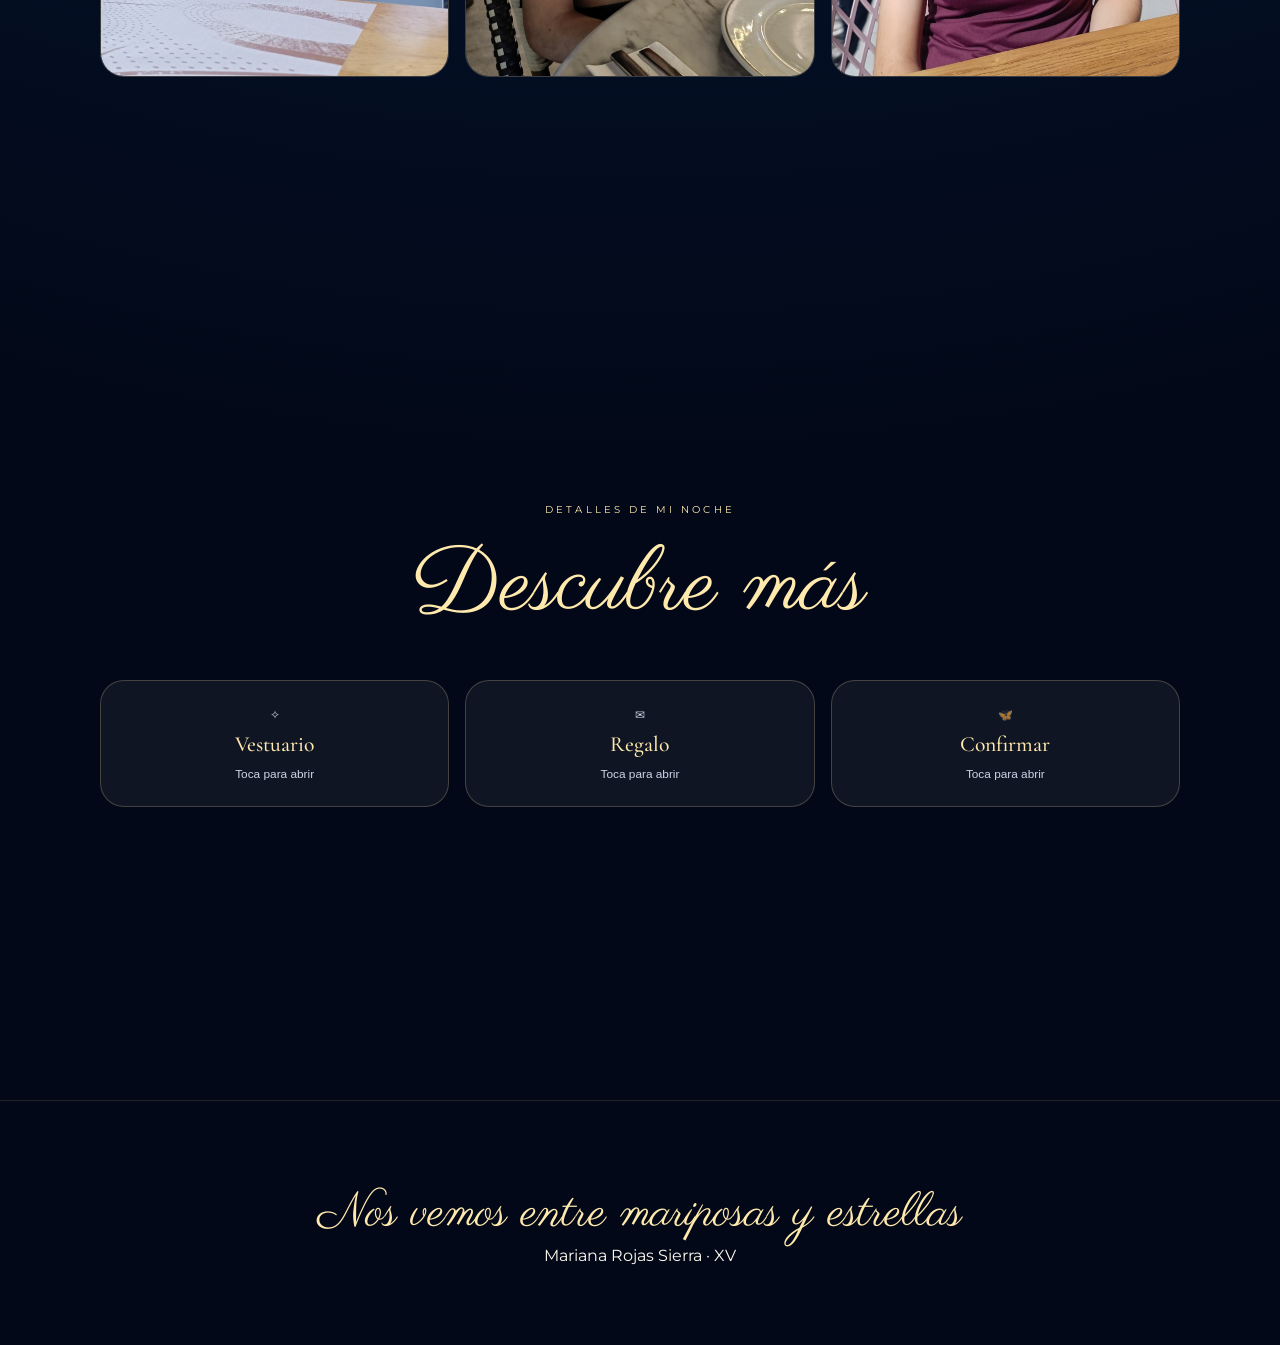
<file: v5/index.html>
<!doctype html>
<html lang="es">
<head>
<meta charset="utf-8">
<meta name="viewport" content="width=device-width,initial-scale=1,viewport-fit=cover">
<meta name="theme-color" content="#020817">
<title>Mariana XV · Mariposas y Estrellas</title>
<link rel="preconnect" href="https://fonts.googleapis.com">
<link rel="preconnect" href="https://fonts.gstatic.com" crossorigin>
<link href="https://fonts.googleapis.com/css2?family=Cinzel:wght@400;500;600&family=Cormorant+Garamond:ital,wght@0,400;1,400&family=Montserrat:wght@300;400;500;600&family=Parisienne&display=swap" rel="stylesheet">
<style>
:root{--n:#020817;--b:#071b3d;--b2:#123d79;--g:#d9b35f;--g2:#ffe9ad;--w:#fffaf0;--m:#cbd5e7}*{box-sizing:border-box}html{scroll-behavior:smooth}body{margin:0;background:radial-gradient(circle at 50% -10%,#164889 0,#071a39 32%,#020817 72%);color:var(--w);font-family:Montserrat,sans-serif;overflow-x:hidden}.lock{overflow:hidden}canvas{position:fixed;inset:0;width:100%;height:100%;z-index:0;pointer-events:none}.butterflies{position:fixed;inset:0;z-index:2;pointer-events:none;overflow:hidden}.bf{position:absolute;font-size:var(--s);opacity:.45;animation:fly var(--d) ease-in-out infinite alternate;filter:drop-shadow(0 0 8px rgba(255,233,173,.4))}@keyframes fly{0%{transform:translate(-8px,18px) rotate(-12deg)}50%{transform:translate(14px,-18px) rotate(10deg)}100%{transform:translate(-3px,-42px) rotate(-4deg)}}
.intro{position:fixed;inset:0;z-index:60;display:grid;place-items:center;text-align:center;background:radial-gradient(circle at 50% 35%,rgba(20,66,132,.78),#020817 72%);overflow:hidden;transition:opacity .7s ease,visibility .7s ease}.intro.open{opacity:0;visibility:hidden;pointer-events:none}.intro-card{position:relative;z-index:3;width:min(92vw,620px);padding:2rem}.orbit{position:absolute;border:1px solid rgba(255,233,173,.18);border-radius:50%;animation:spin 24s linear infinite}.o1{width:72vmin;height:72vmin}.o2{width:94vmin;height:94vmin;animation-direction:reverse;animation-duration:34s}.orbit:before,.orbit:after{content:'🦋';position:absolute;color:var(--g2);font-size:.95rem;filter:drop-shadow(0 0 8px rgba(255,233,173,.5))}.orbit:before{top:12%;left:16%}.orbit:after{bottom:14%;right:12%}@keyframes spin{to{transform:rotate(360deg)}}
.eyebrow{font-size:.64rem;letter-spacing:.3em;text-transform:uppercase;color:var(--g2)}.intro h1,.hero h2{font:400 clamp(5.4rem,19vw,9rem) Parisienne,cursive;color:var(--g2);line-height:.82;margin:.5rem 0;text-shadow:0 0 26px rgba(255,233,173,.3)}.surname{font:500 clamp(1.55rem,6vw,2.8rem) 'Cormorant Garamond',serif;letter-spacing:.15em;margin:.6rem 0 2rem}.btn,.ghost{border-radius:999px;padding:1rem 1.5rem;display:inline-flex;align-items:center;justify-content:center;gap:.55rem;text-decoration:none;cursor:pointer;font:600 .72rem Montserrat,sans-serif;letter-spacing:.1em;text-transform:uppercase}.btn{border:0;background:linear-gradient(135deg,#fff1bf,#c49840);color:#07142b;box-shadow:0 16px 45px rgba(217,179,95,.28)}.ghost{border:1px solid rgba(255,233,173,.5);color:var(--g2);background:rgba(255,255,255,.02)}.intro-note{font-size:.62rem;color:var(--m);margin-top:1rem}
main{position:relative;z-index:3}.scene{min-height:100svh;width:min(1080px,92%);margin:auto;padding:5.5rem 0;display:grid;align-items:center}.hero{grid-template-columns:.9fr 1.1fr;gap:4rem}.portrait{position:relative;max-width:460px;margin:auto}.portrait img{width:100%;aspect-ratio:3/4;object-fit:cover;object-position:center 36%;display:block;border-radius:240px 240px 32px 32px;box-shadow:0 40px 100px rgba(0,0,0,.52)}.portrait:before{content:'';position:absolute;inset:-12px;border:1px solid rgba(255,233,173,.72);border-radius:260px 260px 45px 45px}.portrait:after{content:'🦋';position:absolute;top:-27px;left:50%;transform:translateX(-50%);font-size:1.3rem}.hero-copy{text-align:left}.hero p{font:italic 1.35rem/1.75 'Cormorant Garamond',serif;color:#edf1f8;max-width:600px}.signature{font:400 1.7rem Parisienne,cursive;color:var(--g2)}
.menu{display:grid;grid-template-columns:repeat(3,1fr);gap:1rem;margin-top:2rem}.tile{padding:1.4rem;border-radius:24px;border:1px solid rgba(255,233,173,.22);background:linear-gradient(145deg,rgba(255,255,255,.095),rgba(255,255,255,.025));color:#fff;text-align:center;cursor:pointer;transition:.35s}.tile:active,.tile.active{transform:translateY(-5px);border-color:var(--g2);box-shadow:0 18px 50px rgba(0,0,0,.3)}.tile b{display:block;color:var(--g2);font:500 1.3rem 'Cormorant Garamond',serif;margin:.45rem 0}.tile span{font-size:.72rem;color:var(--m)}.panel{display:none;margin-top:1rem;padding:1.4rem;border-radius:22px;border:1px solid rgba(255,233,173,.2);background:rgba(255,255,255,.055);animation:open .45s ease}.panel.show{display:block}@keyframes open{from{opacity:0;transform:translateY(-10px)}to{opacity:1;transform:none}}
.count{display:grid;grid-template-columns:repeat(4,1fr);gap:.8rem}.count div{padding:1.2rem .5rem;border-radius:20px;border:1px solid rgba(255,233,173,.22);background:rgba(255,255,255,.05);text-align:center}.count strong{display:block;font:500 2.1rem Cinzel,serif;color:var(--g2)}.count span{font-size:.56rem;letter-spacing:.16em;text-transform:uppercase;color:var(--m)}
.section-title{text-align:center;font:400 clamp(3.2rem,8vw,5.6rem) Parisienne,cursive;color:var(--g2);margin:.2rem 0 2rem}.gallery{display:grid;grid-template-columns:repeat(3,1fr);gap:1rem}.gallery img{width:100%;aspect-ratio:3/4;object-fit:cover;border-radius:24px;border:1px solid rgba(255,233,173,.22);cursor:pointer;transition:.35s}.gallery img:active{transform:scale(.98)}.cards{display:grid;grid-template-columns:repeat(3,1fr);gap:1rem}.card{padding:1.6rem;border-radius:24px;border:1px solid rgba(255,233,173,.22);background:rgba(255,255,255,.055);text-align:center;cursor:pointer}.card b{display:block;color:var(--g2);font:500 1.35rem 'Cormorant Garamond',serif;margin:.55rem 0}.card span{font-size:.74rem;color:var(--m)}
.modal{position:fixed;inset:0;z-index:80;background:rgba(0,5,16,.88);display:none;place-items:center;padding:1rem}.modal.show{display:grid}.modal-card{width:min(92vw,620px);max-height:88svh;overflow:auto;padding:1.5rem;border-radius:28px;background:linear-gradient(160deg,#10386f,#041126);border:1px solid rgba(255,233,173,.34);position:relative}.close{position:absolute;right:1rem;top:.6rem;border:0;background:none;color:white;font-size:2rem}.modal-img{width:100%;max-height:78svh;object-fit:contain;border-radius:18px}.music{position:fixed;right:14px;bottom:14px;z-index:30;border:1px solid rgba(255,233,173,.4);background:rgba(2,8,23,.78);color:white;border-radius:999px;padding:.65rem .85rem;display:none}.music.show{display:block}footer{text-align:center;padding:5rem 1rem;border-top:1px solid rgba(255,233,173,.12);position:relative;z-index:3}footer p{font:400 3rem Parisienne,cursive;color:var(--g2);margin:0}
@media(max-width:720px){.scene{width:min(100% - 28px,680px);padding:4rem 0;min-height:auto}.hero{grid-template-columns:1fr;gap:2.3rem;text-align:center;padding-top:4rem}.hero-copy{text-align:center}.portrait{max-width:82vw}.menu,.cards{grid-template-columns:1fr}.count{grid-template-columns:repeat(2,1fr)}.gallery{grid-template-columns:1fr}.intro h1{font-size:5.2rem}.o2{width:105vmin;height:105vmin}.actions>*{width:100%}}
</style>
</head>
<body class="lock">
<canvas id="sky"></canvas><div class="butterflies" id="butterflies"></div>
<section class="intro" id="intro"><div class="orbit o1"></div><div class="orbit o2"></div><div class="intro-card"><p class="eyebrow">Una noche de mariposas y estrellas</p><h1>Mariana</h1><p class="surname">Rojas Sierra</p><button class="btn" id="openBtn" type="button">🦋 Entrar a mi noche</button><p class="intro-note">Toca para abrir la invitación</p></div></section>
<audio id="song" loop preload="none"><source src="../assets/sailor-song.mp3" type="audio/mpeg"></audio><button class="music" id="musicBtn">♪ Música</button>
<main>
<section class="scene hero"><div class="portrait"><img src="../assets/portada.jpg" alt="Mariana Rojas Sierra"></div><div class="hero-copy"><p class="eyebrow">Mis XV años</p><h2>Mariana</h2><p>Como una mariposa, hoy abro mis alas hacia una nueva etapa llena de sueños. Quiero compartir esta noche con las personas que han hecho parte de mi historia.</p><div class="signature">Con amor, Mariana</div><div class="menu"><button class="tile" data-panel="story"><span>✦</span><b>Mi historia</b><span>Toca para descubrir</span></button><button class="tile" data-panel="date"><span>◷</span><b>La fecha</b><span>Cuenta regresiva</span></button><button class="tile" data-panel="place"><span>⌖</span><b>El lugar</b><span>Detalles y ubicación</span></button></div><div id="story" class="panel"><p>Hay momentos que llegan una sola vez y se convierten para siempre en parte de nuestra historia. Esta noche celebraré mis sueños, mi familia y el comienzo de una nueva etapa.</p></div><div id="date" class="panel"><div class="count"><div><strong id="d">000</strong><span>Días</span></div><div><strong id="h">00</strong><span>Horas</span></div><div><strong id="m">00</strong><span>Minutos</span></div><div><strong id="s">00</strong><span>Segundos</span></div></div></div><div id="place" class="panel"><p><b>Orquideorama</b><br>Av. 2 Norte # 48–10<br>15 de noviembre de 2026 · 8:00 p. m.</p><div class="actions"><a class="btn" href="https://maps.app.goo.gl/pFWmGSaqrGYNsrYG7" target="_blank" rel="noopener">Ver ubicación</a></div></div></div></section>
<section class="scene"><div style="width:100%"><p class="eyebrow" style="text-align:center">Toca una fotografía</p><h3 class="section-title">Galería</h3><div class="gallery"><img src="../assets/galeria-1.jpg" alt="Mariana"><img src="../assets/galeria-2.jpg" alt="Mariana"><img src="../assets/galeria-3.jpg" alt="Mariana"></div></div></section>
<section class="scene"><div style="width:100%"><p class="eyebrow" style="text-align:center">Detalles de mi noche</p><h3 class="section-title">Descubre más</h3><div class="cards"><button class="card" data-info="Vestuario|Código de vestuario: semi formal."><span>✧</span><b>Vestuario</b><span>Toca para abrir</span></button><button class="card" data-info="Regalo|Lluvia de sobres. Tu presencia es mi mejor regalo."><span>✉</span><b>Regalo</b><span>Toca para abrir</span></button><button class="card" data-info="Confirmación|Confirma tu asistencia antes del 15 de octubre de 2026. El botón abrirá WhatsApp."><span>🦋</span><b>Confirmar</b><span>Toca para abrir</span></button></div></div></section>
</main>
<footer><p>Nos vemos entre mariposas y estrellas</p><span>Mariana Rojas Sierra · XV</span></footer>
<div class="modal" id="modal"><div class="modal-card"><button class="close" id="close">×</button><div id="modalBody"></div></div></div>
<script>
const $=s=>document.querySelector(s),$$=s=>[...document.querySelectorAll(s)];const intro=$('#intro'),song=$('#song'),musicBtn=$('#musicBtn');
function openInvitation(){document.body.classList.remove('lock');intro.classList.add('open');musicBtn.classList.add('show');setTimeout(()=>intro.remove(),750);song.play().catch(()=>{});window.scrollTo(0,0)}$('#openBtn').addEventListener('click',openInvitation,{once:true});
musicBtn.onclick=()=>{if(song.paused){song.play().catch(()=>{});musicBtn.textContent='❚❚ Música'}else{song.pause();musicBtn.textContent='♪ Música'}};
const bf=$('#butterflies');for(let i=0;i<8;i++){const b=document.createElement('span');b.className='bf';b.textContent='🦋';b.style.left=Math.random()*92+'%';b.style.top=Math.random()*92+'%';b.style.setProperty('--s',(.55+Math.random()*.9)+'rem');b.style.setProperty('--d',(5+Math.random()*7)+'s');b.style.animationDelay=(-Math.random()*8)+'s';bf.appendChild(b)}
const c=$('#sky'),x=c.getContext('2d');let W,H,stars=[];function resize(){W=c.width=innerWidth;H=c.height=innerHeight;stars=Array.from({length:Math.min(180,Math.floor(W*H/5000))},()=>({x:Math.random()*W,y:Math.random()*H,r:Math.random()*1.4+.2,p:Math.random()*6.28}))}addEventListener('resize',resize);resize();function draw(t){x.clearRect(0,0,W,H);stars.forEach(a=>{x.beginPath();x.fillStyle=`rgba(255,235,182,${.2+.6*Math.abs(Math.sin(t*.001+a.p))})`;x.arc(a.x,a.y,a.r,0,7);x.fill()});requestAnimationFrame(draw)}requestAnimationFrame(draw);
$$('.tile').forEach(b=>b.onclick=()=>{const id=b.dataset.panel;$$('.panel').forEach(p=>p.classList.toggle('show',p.id===id&&!p.classList.contains('show')));$$('.tile').forEach(t=>t.classList.toggle('active',t===b))});
const target=new Date('2026-11-15T20:00:00-05:00').getTime();function tick(){const z=Math.max(0,target-Date.now());$('#d').textContent=String(Math.floor(z/86400000)).padStart(3,'0');$('#h').textContent=String(Math.floor(z/3600000)%24).padStart(2,'0');$('#m').textContent=String(Math.floor(z/60000)%60).padStart(2,'0');$('#s').textContent=String(Math.floor(z/1000)%60).padStart(2,'0')}tick();setInterval(tick,1000);
const modal=$('#modal'),body=$('#modalBody');function show(content){body.innerHTML=content;modal.classList.add('show')}$('#close').onclick=()=>modal.classList.remove('show');modal.onclick=e=>{if(e.target===modal)modal.classList.remove('show')};$$('.gallery img').forEach(img=>img.onclick=()=>show(`<img class="modal-img" src="${img.src}" alt="Mariana">`));$$('.card').forEach(card=>card.onclick=()=>{const [t,txt]=card.dataset.info.split('|');let extra=t==='Confirmación'?'<p><a class="btn" href="https://wa.me/573016578609?text='+encodeURIComponent('Hola, quiero confirmar mi asistencia a los XV de Mariana.')+'" target="_blank">Confirmar por WhatsApp</a></p>':'';show(`<p class="eyebrow">${t}</p><h3 class="section-title" style="font-size:3rem;text-align:left">${t}</h3><p>${txt}</p>${extra}`)});
</script>
</body></html>
</file>
<file: styles.css>
:root{--night:#020817;--navy:#061a3a;--blue:#0c2f63;--gold:#d9b35f;--gold2:#ffe6a6;--cream:#fff8e8;--muted:#cbd4e7;--glass:rgba(255,255,255,.075)}
*{box-sizing:border-box}html{scroll-behavior:smooth}body{margin:0;background:radial-gradient(circle at 50% 0,#10356b 0,#071a39 30%,#020817 72%);color:var(--cream);font-family:Montserrat,sans-serif;overflow-x:hidden}.locked{overflow:hidden}.hidden{display:none!important}button,a{font:inherit}#sky{position:fixed;inset:0;width:100%;height:100%;z-index:0;pointer-events:none}.grain{position:fixed;inset:0;z-index:1;pointer-events:none;opacity:.055;background-image:url("data:image/svg+xml,%3Csvg viewBox='0 0 180 180' xmlns='http://www.w3.org/2000/svg'%3E%3Cfilter id='n'%3E%3CfeTurbulence type='fractalNoise' baseFrequency='.9' numOctaves='3' stitchTiles='stitch'/%3E%3C/filter%3E%3Crect width='100%25' height='100%25' filter='url(%23n)' opacity='.65'/%3E%3C/svg%3E")}.shooting-stars{position:fixed;inset:0;z-index:2;pointer-events:none;overflow:hidden}.shooting-stars i{position:absolute;width:150px;height:1px;background:linear-gradient(90deg,transparent,var(--gold2),transparent);transform:rotate(-28deg);filter:drop-shadow(0 0 6px var(--gold2));opacity:0;animation:shoot 9s linear infinite}.shooting-stars i:nth-child(1){top:15%;left:75%;animation-delay:1s}.shooting-stars i:nth-child(2){top:42%;left:90%;animation-delay:5s}.shooting-stars i:nth-child(3){top:74%;left:62%;animation-delay:8s}@keyframes shoot{0%,78%{opacity:0;transform:translate(0,0) rotate(-28deg)}80%{opacity:1}100%{opacity:0;transform:translate(-55vw,28vw) rotate(-28deg)}}
.intro{position:fixed;inset:0;z-index:50;display:grid;place-items:center;overflow:hidden;background:radial-gradient(circle at center,rgba(16,53,107,.45),rgba(2,8,23,.98) 68%);transition:opacity 1.1s ease,visibility 1.1s ease}.intro.opened{opacity:0;visibility:hidden}.curtain{position:absolute;top:0;bottom:0;width:51%;background:linear-gradient(90deg,#01040d,#061a38 50%,#01040d);box-shadow:inset 0 0 80px #000;transition:transform 1.6s cubic-bezier(.74,0,.19,1)}.curtain:after{content:"";position:absolute;inset:0;background:repeating-linear-gradient(90deg,transparent 0 12%,rgba(255,255,255,.025) 13%,transparent 14%)}.curtain-left{left:0}.curtain-right{right:0}.intro.opening .curtain-left{transform:translateX(-105%)}.intro.opening .curtain-right{transform:translateX(105%)}.intro-card{position:relative;z-index:3;text-align:center;width:min(92%,680px);padding:2rem;animation:introFloat 5s ease-in-out infinite}.crown{font-size:2.2rem;color:var(--gold2);filter:drop-shadow(0 0 13px rgba(255,230,166,.65));animation:twinkle 2s ease-in-out infinite}.kicker{text-transform:uppercase;letter-spacing:.32em;font-size:.68rem;color:var(--gold2);margin:.8rem 0 1.1rem}.line,.divider{display:flex;align-items:center;justify-content:center;gap:12px;color:var(--gold)}.line span,.divider span{width:72px;height:1px;background:linear-gradient(90deg,transparent,var(--gold),transparent)}.mis{font:500 1.3rem Cinzel,serif;letter-spacing:.24em;text-transform:uppercase;margin:1rem 0;color:#fff}.intro h1,.hero h2{font:400 clamp(5.5rem,18vw,10rem) Parisienne,cursive;line-height:.8;margin:.45rem 0;color:var(--gold2);text-shadow:0 0 25px rgba(255,230,166,.25)}.surname{font:500 clamp(1.7rem,6vw,3.4rem) 'Cormorant Garamond',serif;letter-spacing:.12em;margin:.8rem 0 2.2rem}.primary,.secondary{border-radius:999px;padding:1rem 1.7rem;text-decoration:none;border:0;cursor:pointer;display:inline-flex;align-items:center;justify-content:center;gap:.65rem;text-transform:uppercase;letter-spacing:.11em;font-size:.73rem;font-weight:600;transition:.3s}.primary{color:#07152f;background:linear-gradient(135deg,#fff0bd,#c99d45);box-shadow:0 14px 45px rgba(217,179,95,.3),inset 0 1px rgba(255,255,255,.7)}.primary:hover,.secondary:hover{transform:translateY(-3px) scale(1.01)}.secondary{color:var(--gold2);background:rgba(255,255,255,.03);border:1px solid rgba(255,230,166,.55)}.tap-note{font-size:.67rem;color:var(--muted);margin-top:1.1rem}.scroll-hint{position:absolute;bottom:20px;font-size:.55rem;letter-spacing:.22em;color:#9baac7}.scroll-hint span{display:block;font-size:1.3rem;animation:bounce 1.5s infinite}.intro-orbit{position:absolute;border:1px solid rgba(217,179,95,.2);border-radius:50%;animation:spin 22s linear infinite}.orbit-a{width:70vmin;height:70vmin}.orbit-b{width:86vmin;height:86vmin;animation-direction:reverse;animation-duration:30s}.intro-orbit:before,.intro-orbit:after{content:"✦";position:absolute;color:var(--gold2);font-size:.7rem;filter:drop-shadow(0 0 8px var(--gold2))}.intro-orbit:before{top:10%;left:16%}.intro-orbit:after{bottom:10%;right:16%}@keyframes spin{to{transform:rotate(360deg)}}@keyframes introFloat{50%{transform:translateY(-8px)}}@keyframes twinkle{50%{opacity:.55;transform:scale(.9)}}@keyframes bounce{50%{transform:translateY(6px)}}
main{position:relative;z-index:3}.panel{position:relative;width:min(1120px,92%);margin:auto;padding:7rem 0}.hero{min-height:100vh;display:grid;grid-template-columns:minmax(280px,.9fr) 1.1fr;align-items:center;gap:5rem;padding-top:5rem}.hero-frame{position:relative;max-width:490px;margin:auto}.hero-photo{width:100%;aspect-ratio:3/4;object-fit:cover;object-position:center 38%;display:block;border-radius:250px 250px 30px 30px;filter:saturate(.92) contrast(1.02);box-shadow:0 40px 100px rgba(0,0,0,.55)}.gold-frame{position:absolute;inset:-13px;border:1px solid rgba(255,230,166,.75);border-radius:270px 270px 45px 45px;box-shadow:0 0 28px rgba(217,179,95,.2)}.gold-frame:before{content:"✦";position:absolute;top:-17px;left:50%;transform:translateX(-50%);color:var(--gold2);background:#071a38;padding:0 12px}.photo-aura{position:absolute;inset:8% -12%;background:radial-gradient(circle,rgba(71,119,195,.35),transparent 65%);filter:blur(28px)}.moon{position:absolute;width:420px;height:420px;border-radius:50%;right:-180px;top:80px;background:radial-gradient(circle at 35% 35%,rgba(255,248,224,.23),rgba(202,178,116,.08) 45%,transparent 70%);box-shadow:0 0 70px rgba(255,230,166,.08)}.hero-copy{text-align:left}.hero-copy .mis{font-size:.9rem}.hero-copy .surname{margin-bottom:1.5rem}.poem{font:400 1.4rem/1.8 'Cormorant Garamond',serif;color:#e9eef8;max-width:620px}.floating-word{position:absolute;font:400 4rem Parisienne,cursive;color:rgba(255,230,166,.07);pointer-events:none}.floating-word.one{right:4%;top:12%}.floating-word.two{left:38%;bottom:5%}.count-section{text-align:center;padding-top:4rem}.date-script{font:400 2.3rem Parisienne,cursive;color:var(--gold2);margin-bottom:2.2rem}.countdown{display:flex;align-items:center;justify-content:center;gap:1rem}.countdown div{min-width:140px;padding:1.6rem 1rem;border-block:1px solid rgba(255,230,166,.32);background:linear-gradient(180deg,rgba(255,255,255,.05),transparent)}.countdown strong{display:block;font:500 clamp(2.8rem,7vw,5rem) Cinzel,serif;color:var(--gold2);text-shadow:0 0 22px rgba(255,230,166,.15)}.countdown span{font-size:.62rem;letter-spacing:.2em;text-transform:uppercase;color:var(--muted)}.countdown em{font:300 2.2rem 'Cormorant Garamond',serif;color:var(--gold)}.section-head{text-align:center;margin-bottom:3rem}.section-head h3,.gift h3,.modal h3{font:400 clamp(3rem,7vw,5rem) Parisienne,cursive;color:var(--gold2);margin:.3rem 0 1rem}.event-grid{display:grid;grid-template-columns:repeat(4,1fr);gap:1.2rem}.info-card{position:relative;overflow:hidden;text-align:center;padding:2.4rem 1.2rem;border:1px solid rgba(255,230,166,.22);border-radius:26px;background:linear-gradient(150deg,rgba(255,255,255,.1),rgba(255,255,255,.025));backdrop-filter:blur(12px);box-shadow:0 22px 50px rgba(0,0,0,.22)}.info-card:after{content:"";position:absolute;inset:auto -40% -70% -40%;height:120%;background:radial-gradient(circle,rgba(217,179,95,.13),transparent 65%)}.info-card .icon{font-size:2.1rem;color:var(--gold2)}.info-card small{display:block;text-transform:uppercase;letter-spacing:.2em;color:var(--muted);margin:1rem 0 .6rem}.info-card strong{font:500 1.35rem 'Cormorant Garamond',serif;color:#fff}.actions{display:flex;justify-content:center;gap:1rem;flex-wrap:wrap;margin-top:2.4rem}.quote-band{width:100%;max-width:none;text-align:center;padding:8rem 6%;background:linear-gradient(90deg,transparent,rgba(12,47,99,.52),transparent);border-block:1px solid rgba(255,230,166,.12)}.quote-band p{font:italic 400 clamp(1.8rem,5vw,3.4rem) 'Cormorant Garamond',serif;color:#fff;margin:auto;max-width:900px}.carousel{position:relative;max-width:820px;margin:auto}.slides{position:relative;height:min(72vh,700px);overflow:hidden;border-radius:34px;box-shadow:0 40px 90px rgba(0,0,0,.45);border:1px solid rgba(255,230,166,.3)}.slide{position:absolute;inset:0;margin:0;opacity:0;transform:scale(1.06);transition:opacity .9s,transform 1.4s}.slide.active{opacity:1;transform:scale(1)}.slide img{width:100%;height:100%;object-fit:cover;object-position:center 35%}.slide:after{content:"";position:absolute;inset:55% 0 0;background:linear-gradient(transparent,rgba(2,8,23,.92))}.slide figcaption{position:absolute;z-index:2;left:0;right:0;bottom:2rem;text-align:center;font:400 1.55rem 'Cormorant Garamond',serif}.nav{position:absolute;z-index:5;top:50%;transform:translateY(-50%);width:48px;height:48px;border-radius:50%;border:1px solid rgba(255,230,166,.55);background:rgba(2,8,23,.55);color:var(--gold2);font-size:2rem;cursor:pointer;backdrop-filter:blur(8px)}.nav.prev{left:-24px}.nav.next{right:-24px}.dots{display:flex;justify-content:center;gap:8px;margin-top:1.3rem}.dots button{width:8px;height:8px;border:0;border-radius:50%;background:#6f7f9e;padding:0;cursor:pointer}.dots button.active{background:var(--gold2);box-shadow:0 0 12px var(--gold2)}.gift{text-align:center;width:100%;max-width:none;padding:8rem 6%;background:radial-gradient(circle at center,rgba(33,73,133,.38),transparent 65%)}.gift p:last-child{color:var(--muted)}.envelope{position:relative;width:95px;height:62px;margin:0 auto 1.8rem;border:1px solid var(--gold2);border-radius:5px;box-shadow:0 0 25px rgba(255,230,166,.15)}.envelope:before,.envelope:after{content:"";position:absolute;bottom:0;width:64%;height:1px;background:var(--gold2)}.envelope:before{left:0;transform:rotate(31deg);transform-origin:left}.envelope:after{right:0;transform:rotate(-31deg);transform-origin:right}.flap{position:absolute;top:0;left:0;width:100%;height:1px;background:var(--gold2);transform:rotate(32deg);transform-origin:left}.envelope span{position:absolute;left:50%;top:51%;transform:translate(-50%,-50%);color:var(--gold2)}.rsvp-grid{display:grid;grid-template-columns:repeat(2,1fr);gap:1.4rem;max-width:860px;margin:auto}.guest-card{text-align:left;padding:2rem;border-radius:28px;border:1px solid rgba(255,230,166,.22);background:linear-gradient(145deg,rgba(255,255,255,.095),rgba(255,255,255,.025));color:#fff;cursor:pointer;transition:.35s;box-shadow:0 24px 55px rgba(0,0,0,.22)}.guest-card:hover{transform:translateY(-7px);border-color:var(--gold2);box-shadow:0 28px 70px rgba(0,0,0,.34),0 0 30px rgba(217,179,95,.08)}.guest-icon{font-size:2rem;color:var(--gold2)}.guest-card b,.guest-card small,.guest-card i{display:block}.guest-card b{font:500 1.55rem 'Cormorant Garamond',serif;margin:.8rem 0}.guest-card small{color:var(--muted);line-height:1.5}.guest-card i{font-style:normal;color:var(--gold2);margin-top:1.3rem;font-size:.74rem;text-transform:uppercase;letter-spacing:.16em}.deadline{text-align:center;color:var(--muted)}footer{text-align:center;padding:7rem 1rem 6rem!important;border-top:1px solid rgba(255,230,166,.12)}footer p{font:400 clamp(3rem,8vw,5rem) Parisienne,cursive;color:var(--gold2);margin:.5rem}footer span{font-size:.62rem;letter-spacing:.22em;text-transform:uppercase;color:var(--muted)}.footer-stars{color:var(--gold)}
.music-toggle{position:fixed;z-index:30;right:18px;bottom:18px;border:1px solid rgba(255,230,166,.45);border-radius:999px;padding:.55rem .9rem .55rem .55rem;background:rgba(2,8,23,.72);color:#fff;display:none;align-items:center;gap:.55rem;backdrop-filter:blur(10px);cursor:pointer}.music-toggle.show{display:flex}.disc{display:grid;place-items:center;width:34px;height:34px;border-radius:50%;background:linear-gradient(145deg,var(--gold2),var(--gold));color:#08152e}.music-toggle.playing .disc{animation:spin 3s linear infinite}.music-label{font-size:.67rem;letter-spacing:.12em;text-transform:uppercase}.reveal{opacity:0;transition:1s opacity,.9s transform}.reveal.up{transform:translateY(50px)}.reveal.left{transform:translateX(-55px)}.reveal.right{transform:translateX(55px)}.reveal.zoom{transform:scale(.88)}.reveal.visible{opacity:1;transform:none}.modal{position:relative;padding:2.2rem;border-radius:28px;background:linear-gradient(160deg,#10356b,#041126);border:1px solid rgba(255,230,166,.35);color:#fff;box-shadow:0 40px 100px rgba(0,0,0,.65)}dialog{width:min(92%,580px);padding:0;border:0;background:transparent}dialog::backdrop{background:rgba(0,5,16,.82);backdrop-filter:blur(9px)}.close{position:absolute;right:1rem;top:.7rem;border:0;background:transparent;color:#fff;font-size:2rem;cursor:pointer}.modal h3{text-align:left;font-size:2.8rem}.modal label{display:block;margin:1rem 0;font-size:.8rem;color:#e9eef8}.modal input,.modal select,.modal textarea{width:100%;margin-top:.45rem;padding:1rem;border-radius:14px;border:1px solid rgba(255,255,255,.18);background:rgba(255,255,255,.08);color:#fff;font:inherit}.modal select option{color:#111}.full{width:100%;margin-top:.8rem}.privacy{text-align:center;font-size:.68rem;color:var(--muted)}.toast{position:fixed;left:50%;bottom:95px;z-index:60;transform:translate(-50%,25px);opacity:0;padding:.8rem 1rem;border-radius:999px;background:#fff;color:#07152f;font-size:.75rem;transition:.3s;pointer-events:none}.toast.show{opacity:1;transform:translate(-50%,0)}
@media(max-width:850px){.panel{padding:5.5rem 0}.hero{grid-template-columns:1fr;gap:3rem;padding-top:5rem}.hero-frame{max-width:420px}.hero-copy{text-align:center}.poem{margin-inline:auto}.event-grid{grid-template-columns:repeat(2,1fr)}.countdown div{min-width:105px}.rsvp-grid{grid-template-columns:1fr}.nav.prev{left:10px}.nav.next{right:10px}}
@media(max-width:520px){.intro h1{font-size:5.3rem}.surname{font-size:1.8rem}.panel{width:90%;padding:4.5rem 0}.hero-photo{aspect-ratio:3/4}.hero-copy h2{font-size:5.6rem}.poem{font-size:1.2rem}.countdown{gap:.3rem}.countdown div{min-width:0;flex:1;padding:1rem .2rem}.countdown strong{font-size:2.15rem}.countdown span{font-size:.48rem}.countdown em{font-size:1.25rem}.event-grid{gap:.7rem}.info-card{padding:1.6rem .65rem}.info-card strong{font-size:1.05rem}.actions>*{width:100%}.slides{height:67vh}.slide figcaption{font-size:1.25rem;padding:0 1rem}.music-label{display:none}.music-toggle{padding:.5rem}.kicker{letter-spacing:.22em}.quote-band{padding:6rem 8%}}


/* Mariposas animadas — tema principal de los XV */
.butterfly-field{position:fixed;inset:0;z-index:4;overflow:hidden;pointer-events:none;opacity:0;transition:opacity 1.4s ease}
body:not(.locked) .butterfly-field{opacity:1}
.butterfly{--size:34px;--duration:18s;--delay:0s;--start-y:50vh;--end-y:18vh;position:absolute;left:-12vw;top:0;width:var(--size);height:calc(var(--size)*.72);filter:drop-shadow(0 0 8px rgba(255,230,166,.36));opacity:0;animation:butterflyFlight var(--duration) linear var(--delay) infinite;will-change:transform,opacity}
.butterfly-inner{position:absolute;inset:0;animation:butterflyFloat 2.2s ease-in-out infinite}
.butterfly-wing{position:absolute;top:8%;width:48%;height:70%;background:radial-gradient(circle at 58% 45%,rgba(255,248,220,.96) 0 9%,#f3cf78 23%,#c79235 58%,rgba(91,49,119,.88) 100%);border:1px solid rgba(255,240,188,.75);box-shadow:inset 0 0 7px rgba(255,255,255,.4);animation:wingFlap .5s ease-in-out infinite alternate}
.butterfly-wing::after{content:"";position:absolute;width:60%;height:48%;bottom:-28%;background:linear-gradient(145deg,#d9b35f,#754381);border:1px solid rgba(255,230,166,.55)}
.butterfly-wing.left{right:50%;border-radius:90% 42% 78% 32%;transform-origin:100% 55%}.butterfly-wing.left::after{right:4%;border-radius:78% 22% 75% 40%}
.butterfly-wing.right{left:50%;border-radius:42% 90% 32% 78%;transform-origin:0 55%;animation-direction:alternate-reverse}.butterfly-wing.right::after{left:4%;border-radius:22% 78% 40% 75%}
.butterfly-body{position:absolute;z-index:2;left:47%;top:18%;width:6%;height:65%;border-radius:999px;background:linear-gradient(#fff0bd,#6f426f 70%);box-shadow:0 0 5px rgba(255,230,166,.65)}
.butterfly-body::before,.butterfly-body::after{content:"";position:absolute;top:-22%;width:1px;height:34%;background:#ffe6a6;transform-origin:bottom}.butterfly-body::before{left:35%;transform:rotate(-32deg)}.butterfly-body::after{right:35%;transform:rotate(32deg)}
@keyframes wingFlap{from{transform:perspective(90px) rotateY(66deg)}to{transform:perspective(90px) rotateY(8deg)}}
@keyframes butterflyFloat{0%,100%{transform:translateY(-8px) rotate(-4deg)}50%{transform:translateY(10px) rotate(5deg)}}
@keyframes butterflyFlight{0%{transform:translate3d(-12vw,var(--start-y),0) scale(.72);opacity:0}7%{opacity:.82}28%{transform:translate3d(26vw,calc(var(--start-y) - 13vh),0) scale(.9)}52%{transform:translate3d(55vw,calc(var(--end-y) + 18vh),0) scale(1)}76%{transform:translate3d(83vw,var(--end-y),0) scale(.82);opacity:.78}100%{transform:translate3d(116vw,calc(var(--end-y) - 10vh),0) scale(.62);opacity:0}}
@media(max-width:600px){.butterfly{--size:27px;filter:drop-shadow(0 0 5px rgba(255,230,166,.3))}.butterfly:nth-child(n+8){display:none}}
@media(prefers-reduced-motion:reduce){.butterfly-field{display:none}}


/* Mariposas v2: silueta SVG reconocible y visibles desde la portada */
.butterfly-field{z-index:55;opacity:1}
body:not(.locked) .butterfly-field{opacity:1}
.butterfly{width:var(--size);height:calc(var(--size)*.75);filter:drop-shadow(0 2px 5px rgba(0,0,0,.35)) drop-shadow(0 0 7px rgba(255,230,166,.38))}
.butterfly-inner,.butterfly-svg{display:block;width:100%;height:100%;overflow:visible}
.butterfly-svg{transform:rotate(-7deg)}
.svg-wing{transform-box:fill-box;animation:svgWingFlap .62s ease-in-out infinite alternate}
.svg-wing-left{transform-origin:right center}
.svg-wing-right{transform-origin:left center;animation-direction:alternate-reverse}
.wing-main{fill:url("#none");fill:#d9b35f;stroke:#fff0bd;stroke-width:2.1;stroke-linejoin:round}
.svg-wing-left .wing-main{fill:#d7aa4c}.svg-wing-right .wing-main{fill:#c5913f}
.wing-mark{fill:none;stroke:#70427e;stroke-width:3;stroke-linecap:round;opacity:.9}
.svg-wing circle{fill:#fff0bd;stroke:#70427e;stroke-width:2}
.svg-body{fill:#39233f;stroke:#ffe6a6;stroke-width:1.5}.svg-head{fill:#503052;stroke:#ffe6a6;stroke-width:1.5}
.antenna{fill:none;stroke:#ffe6a6;stroke-width:2;stroke-linecap:round}
@keyframes svgWingFlap{from{transform:perspective(110px) rotateY(58deg) scaleX(.7)}to{transform:perspective(110px) rotateY(4deg) scaleX(1)}}
@media(max-width:600px){.butterfly-field{z-index:55}.butterfly{filter:drop-shadow(0 1px 3px rgba(0,0,0,.35)) drop-shadow(0 0 4px rgba(255,230,166,.3))}}


/* Corrección v3: visibles y reconocibles en todos los equipos */
.butterfly{min-width:30px;min-height:23px}
.svg-wing .wing-main{stroke-width:2.8}
.svg-wing .wing-mark{stroke-width:3.6}
@media(min-width:601px){.butterfly{filter:drop-shadow(0 3px 7px rgba(0,0,0,.48)) drop-shadow(0 0 10px rgba(255,230,166,.48))}}
@media(prefers-reduced-motion:reduce){
  .butterfly-field{display:block!important;opacity:1!important}
  .butterfly{animation:butterflyFlight var(--duration) linear var(--delay) infinite!important}
  .svg-wing{animation:svgWingFlap .8s ease-in-out infinite alternate!important}
}


/* Animaciones de contenido v4: entradas variadas y elegantes */
.reveal.focus-in{transform:scale(.9);filter:blur(10px)}
.reveal.unfold{transform:perspective(700px) rotateX(-18deg) scale(.94);transform-origin:center top}
.reveal.rotate-left{transform:translateX(-48px) rotate(-2.5deg) scale(.96)}
.reveal.rotate-right{transform:translateX(48px) rotate(2.5deg) scale(.96)}
.reveal.glow-in{transform:scale(.94);filter:blur(7px);text-shadow:0 0 30px rgba(255,230,166,.2)}
.reveal.bloom{transform:scale(.78) rotate(-2deg);filter:blur(5px)}
.reveal.focus-in.visible,.reveal.unfold.visible,.reveal.rotate-left.visible,.reveal.rotate-right.visible,.reveal.glow-in.visible,.reveal.bloom.visible{transform:none;filter:none}
.count-section.visible .countdown div{animation:countTileIn .7s cubic-bezier(.2,.8,.2,1) both}
.count-section.visible .countdown div:nth-of-type(1){animation-delay:.08s}.count-section.visible .countdown div:nth-of-type(2){animation-delay:.2s}.count-section.visible .countdown div:nth-of-type(3){animation-delay:.32s}.count-section.visible .countdown div:nth-of-type(4){animation-delay:.44s}
.event-grid .info-card:nth-child(1){transition-delay:.04s}.event-grid .info-card:nth-child(2){transition-delay:.16s}.event-grid .info-card:nth-child(3){transition-delay:.28s}.event-grid .info-card:nth-child(4){transition-delay:.4s}
.gift.visible .envelope{animation:envelopeArrival 1s cubic-bezier(.18,.85,.32,1.25) .25s both, envelopeHover 3s ease-in-out 1.25s infinite}
.gift.visible .flap{animation:flapOpen 1.1s ease .65s both}
.gallery .section-head.visible+.carousel{transition-delay:.18s}
footer.visible .footer-stars{animation:footerSparkle 1.8s ease-in-out infinite}
@keyframes countTileIn{0%{opacity:0;transform:translateY(28px) rotateX(-32deg)}100%{opacity:1;transform:none}}
@keyframes envelopeArrival{0%{opacity:0;transform:scale(.4) rotate(-12deg)}70%{transform:scale(1.12) rotate(3deg)}100%{opacity:1;transform:none}}
@keyframes envelopeHover{0%,100%{transform:translateY(0)}50%{transform:translateY(-8px)}}
@keyframes flapOpen{0%{opacity:.2;transform:rotate(0)}100%{opacity:1;transform:rotate(32deg)}}
@keyframes footerSparkle{0%,100%{opacity:.5;letter-spacing:.05em}50%{opacity:1;letter-spacing:.22em;text-shadow:0 0 16px var(--gold2)}}
@media(max-width:600px){.reveal.rotate-left{transform:translateX(-28px) rotate(-1.5deg)}.reveal.rotate-right{transform:translateX(28px) rotate(1.5deg)}}
@media(prefers-reduced-motion:reduce){.reveal.focus-in,.reveal.unfold,.reveal.rotate-left,.reveal.rotate-right,.reveal.glow-in,.reveal.bloom{filter:none}}


/* Navegación rápida v5 */
#inicio,#fecha,#celebracion,#galeria,#rsvp{scroll-margin-top:24px}

/* Portada sin fotografía: conserva el diseño aprobado y centra el mensaje */
body{background:linear-gradient(90deg,#01040d 0%,#041127 24%,#061a38 50%,#041127 76%,#01040d 100%)}
body{font-family:'Cormorant Garamond',serif;font-size:1.08rem}
.kicker,.mis,.primary,.secondary,.info-card small,.guest-card i,.quick-nav,.music-label,footer span{font-family:Cinzel,serif}
.poem,.info-card strong,.quote-band p,.slide figcaption,.guest-card b,.guest-card small,.deadline,.gift p,.rsvp-status p,.modal label,.privacy{font-family:'Cormorant Garamond',serif}
.poem{font-size:1.42rem;line-height:1.7}
.info-card strong{font-size:1.42rem}
.rsvp-grid{grid-template-columns:1fr;max-width:620px}
.guest-card{text-align:center;padding:2.3rem 2rem}
.guest-card b{font-size:1.75rem}
.guest-card small{font-size:1.08rem}
.rsvp .section-head h3{font-size:clamp(3.2rem,6vw,4.7rem);line-height:1}
.deadline{font-size:1.2rem}
.modal label{font-size:1rem}
main{opacity:1;transform:none;transition:opacity .85s ease,transform 1s ease}
body.entering main{opacity:0;transform:scale(.985)}
.intro.opening .intro-card{animation:none;opacity:0;transform:scale(.9);transition:opacity .32s ease,transform .5s ease}
.intro.opening .intro-orbit{opacity:0;transform:scale(1.45);transition:opacity .7s ease,transform 1.2s ease}
body.entering .butterfly-field{z-index:52;opacity:1}
body.entering .reading-progress,body.entering .music-toggle{opacity:0!important;pointer-events:none!important}
.hero{grid-template-columns:1fr;justify-items:center;text-align:center}
.hero-copy{text-align:center;max-width:760px;margin:auto}
.hero-copy .poem{margin-inline:auto}
.hero .moon{right:50%;transform:translateX(50%)}
.dress-note{display:flex;align-items:center;justify-content:center;gap:1rem;max-width:680px;margin:1.6rem auto 0;padding:1.15rem 1.4rem;border:1px solid rgba(255,230,166,.65);border-radius:20px;background:linear-gradient(135deg,rgba(255,230,166,.16),rgba(20,80,150,.28));box-shadow:0 14px 38px rgba(0,0,0,.25),0 0 24px rgba(255,230,166,.09);text-align:left}
.dress-note-icon{display:grid;place-items:center;flex:0 0 42px;width:42px;height:42px;border-radius:50%;background:linear-gradient(135deg,var(--gold2),var(--gold));color:var(--night);font-size:1.1rem;box-shadow:0 0 20px rgba(255,230,166,.28)}
.dress-note strong{display:block;margin-bottom:.3rem;color:var(--gold2);font:600 .67rem Montserrat,sans-serif;letter-spacing:.18em;text-transform:uppercase}
.dress-note p{margin:0;color:#fff;font:500 1.18rem/1.35 'Cormorant Garamond',serif}
.event>.dress-note{margin-top:1.25rem;margin-bottom:1.8rem}
.discover-hint{position:absolute;z-index:5;left:50%;bottom:24px;display:flex;flex-direction:column;align-items:center;gap:.15rem;transform:translateX(-50%);padding:.55rem 1rem;color:var(--gold2);background:rgba(2,8,23,.62);border:1px solid rgba(255,230,166,.22);border-radius:999px;cursor:pointer;font:500 .62rem Cinzel,serif;letter-spacing:.13em;text-transform:uppercase;backdrop-filter:blur(10px);transition:opacity .4s,transform .4s}
.discover-hint b{font:400 1.4rem/1 serif;animation:discoverBounce 1.35s ease-in-out infinite}
.discover-hint.gone{opacity:0;pointer-events:none;transform:translate(-50%,14px)}
.field-note{margin:-.35rem 0 1rem;color:var(--muted);font:400 .92rem/1.4 'Cormorant Garamond',serif}
@keyframes discoverBounce{0%,100%{transform:translateY(-2px)}50%{transform:translateY(5px)}}
@media(max-width:600px){.hero{padding-bottom:7.5rem}.discover-hint{bottom:20px;font-size:.56rem}}
.slide{background:#020817;isolation:isolate}
.slide:before{content:"";position:absolute;z-index:0;inset:-28px;background-image:linear-gradient(rgba(2,8,23,.36),rgba(2,8,23,.5)),var(--photo);background-size:cover;background-position:center;filter:blur(20px) saturate(.75);transform:scale(1.12);opacity:.78}
.slide img{position:relative;z-index:1;object-fit:contain!important;object-position:center!important}
.slide:after{z-index:2}
.slide figcaption{z-index:3}
.reading-progress{position:fixed;z-index:45;top:0;left:0;width:100%;height:3px;background:rgba(255,255,255,.05);opacity:0;transition:opacity .5s}
.reading-progress span{display:block;width:0;height:100%;background:linear-gradient(90deg,#8c5aa0,var(--gold2),#d9b35f);box-shadow:0 0 12px rgba(255,230,166,.65)}
body:not(.locked) .reading-progress{opacity:1}
/* Confirmación registrada v8 */
.rsvp-status{max-width:620px;margin:0 auto;text-align:center;padding:2.4rem 2rem;border:1px solid rgba(255,230,166,.3);border-radius:28px;background:linear-gradient(145deg,rgba(255,255,255,.1),rgba(255,255,255,.025));box-shadow:0 24px 55px rgba(0,0,0,.24)}
.rsvp-status span{display:grid;place-items:center;width:58px;height:58px;margin:0 auto 1rem;border-radius:50%;background:linear-gradient(135deg,#fff0bd,#c99d45);color:#07152f;font-size:1.7rem}
.rsvp-status h4{margin:.3rem 0 .7rem;font:500 1.8rem 'Cormorant Garamond',serif;color:var(--gold2)}
.rsvp-status p{margin:0;color:var(--muted);line-height:1.6}
.modal button:disabled{opacity:.62;cursor:wait}
</file>
<file: mobile.css>
/* Ajustes móviles para apertura desde WhatsApp */
@media (max-width:600px){
html,body{width:100%;max-width:100%;overflow-x:hidden;-webkit-text-size-adjust:100%}body{background:linear-gradient(90deg,#01040d 0%,#041127 24%,#061a38 50%,#041127 76%,#01040d 100%)}
.intro{min-height:100svh;padding:env(safe-area-inset-top) 0 env(safe-area-inset-bottom)}.intro-card{width:100%;padding:1.25rem 1rem 4.5rem}.crown{font-size:1.8rem}.intro h1{font-size:clamp(4.3rem,24vw,6.2rem);line-height:.86;white-space:normal}.intro .surname{font-size:clamp(1.35rem,7vw,2rem);letter-spacing:.08em;margin:.55rem 0 1.5rem}.intro .mis{font-size:.95rem;letter-spacing:.18em}.intro .kicker{font-size:.55rem;line-height:1.6;letter-spacing:.18em;padding:0 .75rem}.intro .primary{width:min(88vw,330px);min-height:52px;padding:.9rem 1rem;font-size:.67rem}.scroll-hint{bottom:max(12px,env(safe-area-inset-bottom));width:100%;text-align:center}.orbit-a{width:92vmin;height:92vmin}.orbit-b{width:118vmin;height:118vmin}
.panel{width:100%;padding:4rem 18px}.hero{min-height:auto;padding-top:5.5rem;gap:2.4rem}.hero-frame{width:min(82vw,350px);max-width:none}.hero-photo{border-radius:180px 180px 24px 24px;object-position:center 34%;box-shadow:0 24px 65px rgba(0,0,0,.5)}.gold-frame{inset:-8px;border-radius:190px 190px 32px 32px}.hero-copy{padding:0 4px}.hero-copy h2{font-size:clamp(4.4rem,22vw,6.4rem);line-height:.84;margin:.25rem 0}.hero-copy .surname{font-size:clamp(1.35rem,7vw,2rem);letter-spacing:.08em}.poem{font-size:1.12rem;line-height:1.65;text-align:center}.floating-word,.moon{display:none}
.count-section{padding-top:3rem}.date-script{font-size:1.9rem;margin-bottom:1.4rem}.countdown{display:grid;grid-template-columns:repeat(4,1fr);gap:.35rem;width:100%}.countdown em{display:none}.countdown div{min-width:0;padding:1rem .15rem;border:1px solid rgba(255,230,166,.18);border-radius:16px;background:rgba(255,255,255,.035)}.countdown strong{font-size:clamp(1.65rem,8.5vw,2.2rem);line-height:1.15}.countdown span{font-size:.43rem;letter-spacing:.08em}
.section-head{margin-bottom:2rem}.section-head h3,.gift h3,.modal h3{font-size:clamp(2.8rem,15vw,4rem);line-height:.95}.event-grid{grid-template-columns:1fr;gap:.8rem}.info-card{padding:1.35rem 1rem;border-radius:20px;display:grid;grid-template-columns:45px 1fr;grid-template-rows:auto auto;text-align:left;align-items:center;column-gap:.8rem}.info-card .icon{grid-row:1/3;font-size:1.65rem;text-align:center}.info-card small{margin:0 0 .25rem;font-size:.55rem;letter-spacing:.14em}.info-card strong{font-size:1.12rem;line-height:1.3}.actions{display:grid;grid-template-columns:1fr;gap:.75rem;margin-top:1.5rem}.actions>*{width:100%;min-height:50px}
.quote-band{padding:4.5rem 22px}.quote-band p{font-size:1.55rem;line-height:1.45}.carousel{width:100%}.slides{height:min(68svh,560px);border-radius:24px}.slide img{object-position:center 32%}.slide figcaption{bottom:1.25rem;font-size:1.1rem;padding:0 2.5rem}.nav{width:40px;height:40px;font-size:1.55rem}.nav.prev{left:8px}.nav.next{right:8px}
.gift{padding:5rem 22px}.gift p:last-child{font-size:.95rem;line-height:1.6}.rsvp-grid{gap:.9rem}.guest-card{padding:1.35rem;border-radius:20px;text-align:center}.guest-card b{font-size:1.3rem}.guest-card small{font-size:.82rem}footer{padding:4.5rem 18px 5rem!important}footer p{font-size:3.2rem;line-height:1}
dialog{width:calc(100% - 24px);max-height:92svh;margin:auto}.modal{padding:1.4rem 1rem 1.2rem;border-radius:22px;max-height:92svh;overflow-y:auto}.modal h3{font-size:2.7rem;margin:.2rem 0 .8rem}.modal label{font-size:.74rem;margin:.8rem 0}.modal input,.modal select,.modal textarea{font-size:16px;padding:.85rem}.close{right:.7rem;top:.35rem}.music-toggle{right:12px;bottom:max(12px,env(safe-area-inset-bottom))}
}
@media (max-width:380px){.intro h1{font-size:4.15rem}.hero-copy h2{font-size:4.45rem}.countdown strong{font-size:1.55rem}.countdown span{font-size:.38rem}.panel{padding-left:14px;padding-right:14px}}
@media (max-width:600px){.rsvp .section-head h3{font-size:3.15rem;line-height:.98}.deadline{font-size:1.08rem}.guest-card{padding:1.8rem 1.2rem}.guest-card b{font-size:1.55rem}.guest-card small{font-size:1rem}}
@media (max-width:380px){.rsvp .section-head h3{font-size:2.85rem}.deadline{font-size:1rem}}
</file>
